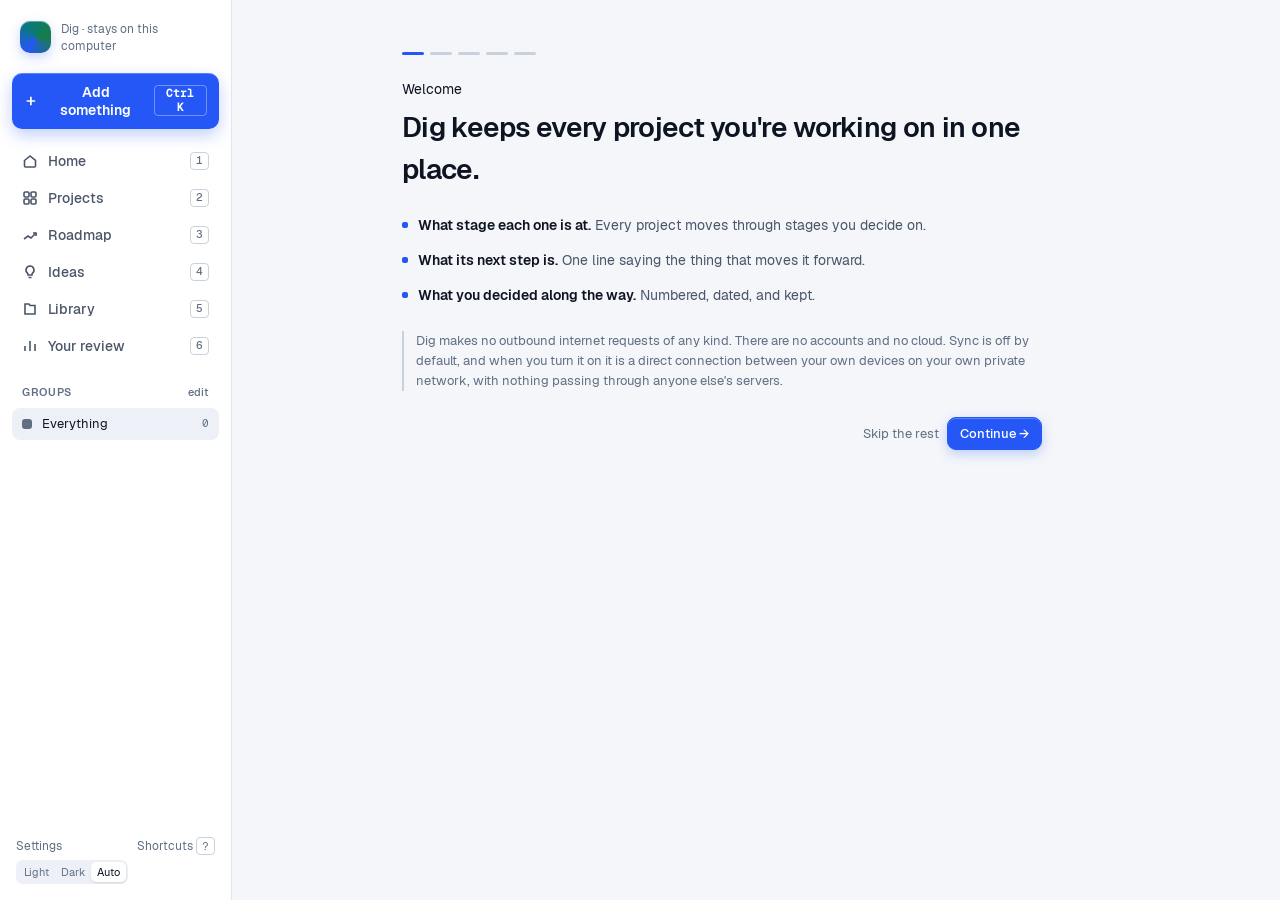
<file: dig/ui/index.html>
<!DOCTYPE html>
<html lang="en" data-theme="light">
<head>
<meta charset="UTF-8">
<meta name="viewport" content="width=device-width, initial-scale=1.0">
<title>Dig</title>
<link rel="stylesheet" href="app.css">
</head>
<body>
<div class="app" id="app"></div>
<script src="qwebchannel.js"></script>
<script src="app.js"></script>
</body>
</html>
</file>
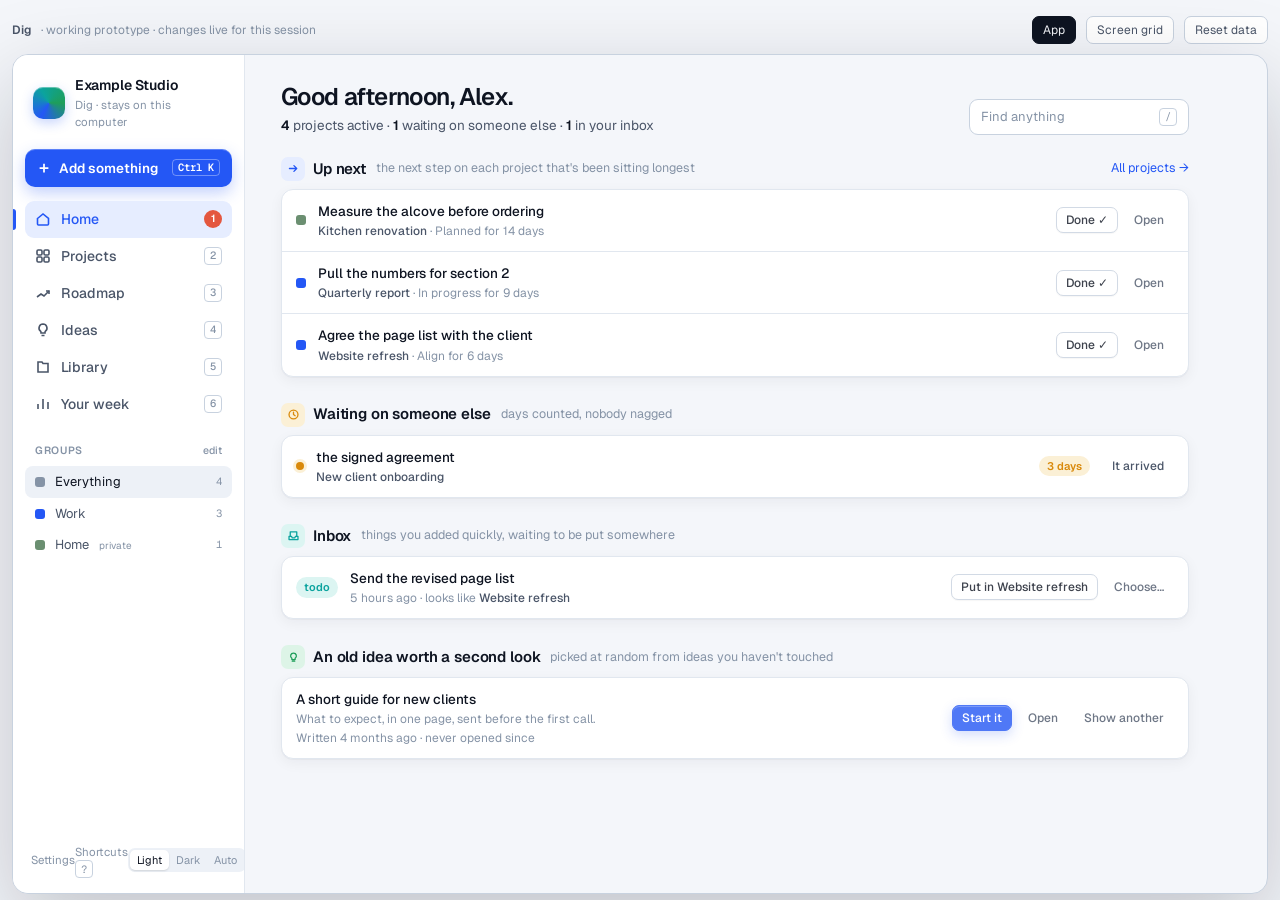
<file: docs/handoff-v2/design/dig-prototype.html>
<!DOCTYPE html>
<html lang="en" data-theme="light">
<head>
<meta charset="UTF-8">
<meta name="viewport" content="width=device-width, initial-scale=1.0">
<title>Dig</title>
<link rel="preconnect" href="https://fonts.googleapis.com">
<link rel="preconnect" href="https://fonts.gstatic.com" crossorigin>
<link href="https://fonts.googleapis.com/css2?family=Geist:wght@400;500;600;700&family=Geist+Mono:wght@400;500&display=swap" rel="stylesheet">
<style>
:root[data-theme="light"]{--bg:#F4F6FA;--panel:#FFFFFF;--panel-2:#EDF1F7;--line:#E1E7EF;--line-2:#C8D2DF;--ink:#0E1421;--ink-2:#4A5568;--ink-3:#8593A6;
 --blue:#2457F5;--blue-2:#1A45D6;--blue-soft:#E6EDFF;--teal:#0BA39E;--teal-soft:#DCF5F2;--green:#1E9E5A;--green-soft:#DDF4E7;--amber:#D9890B;--amber-soft:#FBF0D6;--coral:#E4573F;--coral-soft:#FCE6E1;--rose:#D14A7A;--rose-soft:#FBE3EC;--red:#D64545;
 --hi:rgba(255,255,255,.7);--shadow:0 1px 1px rgba(14,20,33,.03),0 4px 14px rgba(14,20,33,.05);--shadow-2:0 2px 4px rgba(14,20,33,.05),0 14px 34px rgba(14,20,33,.10);--shadow-lg:0 30px 90px rgba(14,20,33,.22);--glow:0 0 0 3px rgba(36,87,245,.16)}
:root[data-theme="dark"]{--bg:#0B0F16;--panel:#121823;--panel-2:#1A2231;--line:#202A3A;--line-2:#2E3B50;--ink:#E9EEF6;--ink-2:#9BA7BA;--ink-3:#5E6C82;
 --blue:#5B9AFF;--blue-2:#7DB0FF;--blue-soft:#15274E;--teal:#2FD6C9;--teal-soft:#0E302E;--green:#4ADE80;--green-soft:#12301E;--amber:#F2B43E;--amber-soft:#3B2D10;--coral:#FF7A62;--coral-soft:#3D1F18;--rose:#F472A6;--rose-soft:#3A1A29;--red:#F07171;
 --hi:rgba(255,255,255,.04);--shadow:0 1px 1px rgba(0,0,0,.4),0 4px 14px rgba(0,0,0,.35);--shadow-2:0 2px 4px rgba(0,0,0,.4),0 14px 34px rgba(0,0,0,.5);--shadow-lg:0 30px 90px rgba(0,0,0,.75);--glow:0 0 0 3px rgba(91,154,255,.22)}
:root{--sans:'Geist',system-ui,sans-serif;--mono:'Geist Mono',ui-monospace,monospace;--t:180ms cubic-bezier(.2,.7,.2,1);--spring:320ms cubic-bezier(.34,1.56,.64,1)}
*{margin:0;padding:0;box-sizing:border-box}html,body{height:100%}
body{background:var(--bg);color:var(--ink);font-family:var(--sans);font-size:14px;line-height:1.5;-webkit-font-smoothing:antialiased;padding:16px 12px;display:flex;justify-content:center;align-items:flex-start;transition:background .3s ease,color .3s ease}
a{color:inherit;text-decoration:none}button{font-family:inherit;cursor:pointer;color:inherit}input,select,textarea{font-family:inherit}
kbd{font-family:var(--mono);font-size:10.5px;color:var(--ink-3);border:1px solid var(--line-2);border-radius:4px;padding:1px 5px;background:var(--panel);line-height:1.3}
:focus-visible{outline:2px solid var(--blue);outline-offset:2px;border-radius:6px}

.proto{width:100%;max-width:1280px}
.proto-bar{display:flex;align-items:center;gap:10px;margin-bottom:10px;font-size:12px;color:var(--ink-3)}
.proto-bar b{color:var(--ink-2);font-weight:600}.proto-bar .sp{flex:1}
.proto-bar button{border:1px solid var(--line-2);background:var(--panel);border-radius:7px;padding:5px 10px;font-size:12px;color:var(--ink-2)}
.proto-bar button.on{background:var(--ink);color:var(--bg);border-color:var(--ink)}

.app{width:100%;height:840px;background:var(--bg);border:1px solid var(--line-2);border-radius:16px;box-shadow:var(--shadow-lg);overflow:hidden;position:relative;display:grid;grid-template-columns:232px 1fr;transition:background .3s ease}
.app.grid-mode{height:auto;display:block;background:transparent;border:none;box-shadow:none;overflow:visible}

/* ===== Sidebar ===== */
.side{background:var(--panel);border-right:1px solid var(--line);padding:16px 12px;display:flex;flex-direction:column;gap:2px;overflow-y:auto;transition:background .3s ease}
.who{display:flex;align-items:center;gap:10px;padding:4px 8px 16px}
.who .av{width:32px;height:32px;border-radius:10px;background:conic-gradient(from 210deg,var(--blue),var(--teal),var(--green),var(--blue));box-shadow:inset 0 1px 0 rgba(255,255,255,.35),0 4px 12px rgba(36,87,245,.25);position:relative}
.who .av::after{content:"";position:absolute;inset:3px;border-radius:7px;background:var(--panel);opacity:.0}
.who .n{font-weight:600;font-size:14px;letter-spacing:-.01em}.who .s{font-size:11.5px;color:var(--ink-3)}
.add-btn{display:flex;align-items:center;gap:8px;margin:0 0 12px;padding:10px 12px;border-radius:10px;background:var(--blue);color:#fff;font-weight:600;font-size:13.5px;border:none;width:100%;box-shadow:inset 0 1px 0 rgba(255,255,255,.25),0 6px 16px rgba(36,87,245,.28);transition:transform var(--t),background var(--t),box-shadow var(--t)}
.add-btn:hover{background:var(--blue-2);transform:translateY(-1px);box-shadow:inset 0 1px 0 rgba(255,255,255,.25),0 10px 22px rgba(36,87,245,.32)}
.add-btn:active{transform:scale(.98)}
.add-btn kbd{margin-left:auto;color:#fff;border-color:rgba(255,255,255,.35);background:transparent}
.nav{position:relative}
.nav a{display:flex;align-items:center;gap:10px;padding:8px 10px;border-radius:9px;color:var(--ink-2);font-weight:500;transition:background var(--t),color var(--t),transform var(--t);cursor:pointer;position:relative}
.nav a:hover{background:var(--panel-2);color:var(--ink)}.nav a:active{transform:scale(.99)}
.nav a.on{background:var(--blue-soft);color:var(--blue)}
.nav a.on::before{content:"";position:absolute;left:-12px;top:8px;bottom:8px;width:3px;border-radius:0 3px 3px 0;background:var(--blue);animation:grow .25s var(--spring)}
@keyframes grow{from{transform:scaleY(0)}to{transform:scaleY(1)}}
.nav a svg{width:16px;height:16px;flex-shrink:0;transition:transform var(--t)}.nav a:hover svg{transform:translateY(-1px)}
.nav a .k{margin-left:auto}.nav a.on .k{color:var(--blue);border-color:transparent;background:transparent}
.nav a .cnt{margin-left:auto;font-size:10.5px;font-weight:600;color:#fff;background:var(--coral);border-radius:999px;padding:1px 7px;animation:pop .3s var(--spring)}
.sec-h{font-size:10.5px;font-weight:600;letter-spacing:.06em;text-transform:uppercase;color:var(--ink-3);padding:18px 10px 6px;display:flex;justify-content:space-between}
.sec-h a{color:var(--ink-3);font-weight:500;text-transform:none;letter-spacing:0;cursor:pointer}.sec-h a:hover{color:var(--blue)}
.groups a{display:flex;align-items:center;gap:10px;padding:6px 10px;border-radius:8px;color:var(--ink-2);font-size:13px;cursor:pointer;transition:background var(--t)}
.groups a:hover,.groups a.on{background:var(--panel-2);color:var(--ink)}
.groups i{width:10px;height:10px;border-radius:3px;flex-shrink:0;box-shadow:0 0 0 2px color-mix(in srgb,currentColor 0%,transparent);transition:transform var(--t)}
.groups a:hover i{transform:scale(1.25)}
.groups .c{margin-left:auto;font-family:var(--mono);font-size:10.5px;color:var(--ink-3)}.groups .lk{font-size:10px;color:var(--ink-3)}
.side-foot{margin-top:auto;padding:10px 6px 0;display:flex;align-items:center;justify-content:space-between;font-size:11.5px;color:var(--ink-3)}
.side-foot a{cursor:pointer}.side-foot a:hover{color:var(--blue)}
.theme{display:flex;background:var(--panel-2);border-radius:7px;padding:2px;position:relative}
.theme button{border:none;background:transparent;color:var(--ink-3);font-size:11px;padding:3px 7px;border-radius:5px;transition:all var(--t)}
.theme button.on{background:var(--panel);color:var(--ink);box-shadow:0 1px 2px rgba(0,0,0,.12)}

/* ===== Main ===== */
.main{overflow-y:auto;position:relative;scroll-behavior:smooth}
.view{padding:28px 36px 80px;max-width:980px;animation:fade .28s var(--t)}
.view.wide{max-width:none}
@keyframes fade{from{opacity:0;transform:translateY(6px)}to{opacity:1;transform:none}}
.hd{display:flex;align-items:flex-end;gap:14px;margin-bottom:22px}
.hd h1{font-size:24px;font-weight:600;letter-spacing:-.025em;line-height:1.15}
.hd .sub{color:var(--ink-2);font-size:13.5px;margin-top:4px}.hd .sub b{color:var(--ink);font-weight:600}
.hd .r{margin-left:auto;display:flex;gap:8px;align-items:center}
.btn{border:1px solid var(--line-2);background:var(--panel);color:var(--ink);border-radius:9px;padding:7px 12px;font-size:13px;font-weight:500;display:inline-flex;align-items:center;gap:8px;box-shadow:inset 0 1px 0 var(--hi),0 1px 1px rgba(14,20,33,.04);transition:border-color var(--t),transform var(--t),background var(--t),box-shadow var(--t);white-space:nowrap}
.btn:hover{border-color:var(--ink-3);transform:translateY(-1px);box-shadow:inset 0 1px 0 var(--hi),0 4px 10px rgba(14,20,33,.08)}
.btn:active{transform:scale(.97)}
.btn.p{background:var(--blue);border-color:var(--blue);color:#fff;box-shadow:inset 0 1px 0 rgba(255,255,255,.25),0 4px 12px rgba(36,87,245,.25)}.btn.p:hover{background:var(--blue-2)}
.btn.sm{padding:4px 9px;font-size:12px;border-radius:7px}.btn.danger{color:var(--red)}.btn.ghost{border-color:transparent;box-shadow:none;background:transparent;color:var(--ink-2)}
.btn.ghost:hover{background:var(--panel-2);box-shadow:none}
.btn:disabled{opacity:.5;cursor:default;transform:none}
.search{display:flex;align-items:center;gap:8px;border:1px solid var(--line-2);background:var(--panel);border-radius:9px;padding:7px 11px;color:var(--ink-3);font-size:13px;width:220px;cursor:text;box-shadow:inset 0 1px 0 var(--hi);transition:border-color var(--t)}
.search:hover{border-color:var(--ink-3)}.search kbd{margin-left:auto}
.box{background:var(--panel);border:1px solid var(--line);border-radius:12px;box-shadow:inset 0 1px 0 var(--hi),var(--shadow);overflow:hidden}
.sec{margin-bottom:26px}
.sec-t{display:flex;align-items:center;gap:10px;margin-bottom:8px}
.sec-t h2{font-size:15px;font-weight:600;letter-spacing:-.01em;display:flex;align-items:center;gap:8px}
.sec-t .ic{width:24px;height:24px;border-radius:7px;display:inline-flex;align-items:center;justify-content:center}
.sec-t .ic svg{width:13px;height:13px}
.sec-t .help{font-size:12.5px;color:var(--ink-3);font-weight:400}
.sec-t .rt{margin-left:auto;font-size:12.5px;color:var(--blue);cursor:pointer}
.row{display:flex;align-items:center;gap:12px;padding:11px 14px;border-bottom:1px solid var(--line);font-size:13.5px;animation:rowin .3s var(--t) both;transition:background var(--t),opacity var(--t),transform var(--t)}
.row:nth-child(1){animation-delay:.02s}.row:nth-child(2){animation-delay:.05s}.row:nth-child(3){animation-delay:.08s}.row:nth-child(4){animation-delay:.11s}.row:nth-child(5){animation-delay:.14s}
@keyframes rowin{from{opacity:0;transform:translateY(4px)}to{opacity:1;transform:none}}
.row:last-child{border-bottom:none}.row.click{cursor:pointer}.row.click:hover{background:var(--panel-2)}
.row.leave{opacity:0;transform:translateX(24px);height:0;padding:0;overflow:hidden}
.row .grow{flex:1;min-width:0}
.row .t{font-weight:500}.row .m{font-size:12px;color:var(--ink-3);margin-top:1px}.row .m b{color:var(--ink-2);font-weight:500}
.row .acts{display:flex;gap:6px;opacity:.8;transition:opacity var(--t)}.row:hover .acts{opacity:1}
.dotc{width:10px;height:10px;border-radius:3px;flex-shrink:0}
.badge{display:inline-flex;align-items:center;gap:5px;font-size:11px;font-weight:600;padding:2px 8px;border-radius:999px;white-space:nowrap}
.badge.w{background:var(--amber-soft);color:var(--amber)}.badge.s{background:var(--green-soft);color:var(--green)}.badge.g{background:var(--panel-2);color:var(--ink-2)}.badge.b{background:var(--coral-soft);color:var(--coral)}.badge.i{background:var(--teal-soft);color:var(--teal)}.badge.pk{background:var(--panel-2);color:var(--ink-3)}
.badge.t-app{background:var(--blue-soft);color:var(--blue)}.badge.t-hw{background:var(--amber-soft);color:var(--amber)}.badge.t-eng{background:var(--rose-soft);color:var(--rose)}.badge.t-task{background:var(--panel-2);color:var(--ink-2)}.badge.t-x{background:var(--teal-soft);color:var(--teal)}
.empty{padding:26px 16px;text-align:center;color:var(--ink-3);font-size:13px}
.empty b{display:block;color:var(--ink-2);font-weight:600;margin-bottom:3px}
.empty .gl{width:36px;height:36px;border-radius:10px;margin:0 auto 10px;display:flex;align-items:center;justify-content:center}
.empty .gl svg{width:18px;height:18px}
.hint-line{font-size:12.5px;color:var(--ink-3);margin-top:8px}

/* Stage bar */
.sbar{display:flex;gap:3px;align-items:center}
.sbar i{flex:1;height:6px;border-radius:3px;background:var(--panel-2);transform-origin:left;animation:barin .5s var(--t) both}
.sbar i:nth-child(2){animation-delay:.04s}.sbar i:nth-child(3){animation-delay:.08s}.sbar i:nth-child(4){animation-delay:.12s}.sbar i:nth-child(5){animation-delay:.16s}.sbar i:nth-child(6){animation-delay:.2s}.sbar i:nth-child(7){animation-delay:.24s}
@keyframes barin{from{transform:scaleX(.2);opacity:.4}to{transform:scaleX(1);opacity:1}}
.sbar i.d{background:var(--gc);opacity:.45}.sbar i.c{background:var(--gc);box-shadow:0 0 0 2px color-mix(in srgb,var(--gc) 22%,transparent)}
.stage-line{font-size:12px;color:var(--ink-2);margin-top:7px;display:flex;justify-content:space-between;gap:8px}.stage-line b{color:var(--ink);font-weight:600}

/* Project cards */
.cards{display:grid;grid-template-columns:repeat(auto-fill,minmax(270px,1fr));gap:10px}
.pc{background:var(--panel);border:1px solid var(--line);border-radius:12px;padding:14px 16px;box-shadow:inset 0 1px 0 var(--hi),var(--shadow);cursor:pointer;transition:transform var(--t),box-shadow var(--t),border-color var(--t);display:flex;flex-direction:column;gap:10px;position:relative;animation:rowin .3s var(--t) both}
.pc::before{content:"";position:absolute;left:0;top:14px;bottom:14px;width:3px;border-radius:0 3px 3px 0;background:var(--gc);opacity:0;transition:opacity var(--t)}
.pc:hover{border-color:var(--line-2);transform:translateY(-2px);box-shadow:inset 0 1px 0 var(--hi),var(--shadow-2)}.pc:hover::before{opacity:1}
.pc .top{display:flex;justify-content:space-between;align-items:flex-start;gap:8px}
.pc .t{font-weight:600;font-size:15px;letter-spacing:-.012em;line-height:1.2}
.pc .nx{font-size:13px;color:var(--ink-2);border-top:1px solid var(--line);padding-top:9px}
.pc .nx span{font-size:11px;font-weight:600;letter-spacing:.05em;text-transform:uppercase;color:var(--ink-3);display:block;margin-bottom:1px}.pc .nx span.w{color:var(--amber)}
.pc .qa{display:flex;gap:6px;opacity:0;max-height:0;overflow:hidden;transition:all var(--t);transform:translateY(4px)}
.pc:hover .qa{opacity:1;max-height:40px;transform:none}
.pc.quiet{opacity:.65}.pc.parked{opacity:.55;border-style:dashed}
.grp{margin-bottom:22px}
.grp-h{display:flex;align-items:center;gap:10px;margin-bottom:9px}
.grp-h .n{font-weight:600;font-size:15px;display:flex;align-items:center;gap:8px}
.grp-h .c{font-size:12px;color:var(--ink-3)}.grp-h .lk{font-size:11px;color:var(--ink-3);border:1px solid var(--line-2);border-radius:999px;padding:1px 7px}
.grp-h .add{margin-left:auto;font-size:12.5px;color:var(--ink-3);cursor:pointer}.grp-h .add:hover{color:var(--blue)}
.chips{display:flex;gap:6px;flex-wrap:wrap;margin-bottom:16px;align-items:center}
.chip{font-size:12.5px;padding:5px 11px;border-radius:999px;border:1px solid var(--line-2);color:var(--ink-2);cursor:pointer;display:flex;align-items:center;gap:6px;background:var(--panel);transition:all var(--t);user-select:none}
.chip:hover{border-color:var(--ink-3);transform:translateY(-1px)}.chip:active{transform:scale(.97)}.chip.on{background:var(--ink);color:var(--bg);border-color:var(--ink)}
.chip i{width:8px;height:8px;border-radius:2px}
.chips .sp{flex:1}.chips select{font-size:12.5px;color:var(--ink-2);background:var(--panel);border:1px solid var(--line-2);border-radius:999px;padding:5px 10px}

/* ===== Roadmap ===== */
.rm-sum{display:grid;grid-template-columns:repeat(4,1fr);gap:10px;margin-bottom:18px}
.rm-k{background:var(--panel);border:1px solid var(--line);border-radius:12px;padding:12px 14px;box-shadow:inset 0 1px 0 var(--hi),var(--shadow);display:flex;align-items:center;gap:12px;transition:transform var(--t)}
.rm-k:hover{transform:translateY(-1px)}
.rm-k .n{font-size:24px;font-weight:600;letter-spacing:-.03em;font-variant-numeric:tabular-nums}
.rm-k .l{font-size:12px;color:var(--ink-3)}.rm-k .l b{display:block;color:var(--ink-2);font-weight:600;font-size:13px}
.rm-k .sw{width:6px;height:36px;border-radius:3px}
.horizons{display:grid;grid-template-columns:repeat(4,1fr);gap:12px;align-items:start}
.hz{background:var(--panel-2);border-radius:14px;padding:10px;min-height:200px}
.hz-h{display:flex;align-items:center;gap:8px;padding:4px 6px 10px}
.hz-h .n{font-weight:600;font-size:14px}.hz-h .c{font-family:var(--mono);font-size:11px;color:var(--ink-3)}
.hz-h .d{font-size:11.5px;color:var(--ink-3);margin-left:auto}
.hz-h i{width:8px;height:8px;border-radius:50%}
.rc{background:var(--panel);border:1px solid var(--line);border-radius:10px;padding:10px 12px;margin-bottom:8px;box-shadow:inset 0 1px 0 var(--hi),var(--shadow);cursor:pointer;transition:transform var(--t),box-shadow var(--t);animation:rowin .3s var(--t) both;position:relative}
.rc:hover{transform:translateY(-2px);box-shadow:inset 0 1px 0 var(--hi),var(--shadow-2)}
.rc .t{font-weight:600;font-size:13.5px;display:flex;align-items:center;gap:8px}
.rc .m{font-size:12px;color:var(--ink-3);margin-top:3px}
.rc .mv{display:flex;gap:4px;margin-top:8px;opacity:0;transition:opacity var(--t)}.rc:hover .mv{opacity:1}
.rc .mv button{border:1px solid var(--line-2);background:var(--panel);border-radius:6px;padding:2px 7px;font-size:11px;color:var(--ink-2)}
.rc .mv button:hover{border-color:var(--blue);color:var(--blue)}
.rc .sb2{margin-top:8px}.rc .sb2 .sbar i{height:4px}
.hz .empty{padding:16px 8px;font-size:12px}
.grp-lbl{font-size:10.5px;font-weight:600;letter-spacing:.06em;text-transform:uppercase;color:var(--ink-3);padding:6px 6px 4px;display:flex;align-items:center;gap:6px}
.grp-lbl i{width:8px;height:8px;border-radius:2px}

/* Project timeline (per-project roadmap) */
.tl{position:relative;padding-left:4px}
.tl-s{display:grid;grid-template-columns:28px 1fr;gap:14px;padding-bottom:18px;position:relative}
.tl-s::before{content:"";position:absolute;left:13px;top:28px;bottom:0;width:2px;background:var(--line)}
.tl-s:last-child::before{display:none}
.tl-s .nd{width:28px;height:28px;border-radius:50%;border:2px solid var(--line-2);background:var(--panel);display:flex;align-items:center;justify-content:center;font-family:var(--mono);font-size:10px;color:var(--ink-3);z-index:1;transition:transform var(--spring)}
.tl-s.done .nd{background:var(--gc);border-color:var(--gc);color:#fff}
.tl-s.cur .nd{border-color:var(--gc);color:var(--gc);font-weight:600;box-shadow:0 0 0 5px color-mix(in srgb,var(--gc) 16%,transparent);animation:pulse 2.4s ease-in-out infinite}
@keyframes pulse{0%,100%{box-shadow:0 0 0 5px color-mix(in srgb,var(--gc) 16%,transparent)}50%{box-shadow:0 0 0 9px color-mix(in srgb,var(--gc) 8%,transparent)}}
.tl-s .h{display:flex;align-items:baseline;gap:10px;padding-top:4px}
.tl-s .h b{font-size:14.5px;font-weight:600}.tl-s .h span{font-size:12px;color:var(--ink-3)}
.tl-s.done .h b{color:var(--ink-2)}.tl-s.future .h b{color:var(--ink-3)}
.tl-s .bd{margin-top:6px;font-size:13px;color:var(--ink-2)}
.tl-s .bd .it{display:flex;gap:8px;align-items:center;padding:3px 0;color:var(--ink-2)}
.tl-s .bd .it.ok{color:var(--ink-3)}.tl-s .bd .it .ck{width:12px;height:12px;border-radius:4px;border:1.5px solid var(--line-2);flex-shrink:0}
.tl-s .bd .it.ok .ck{background:var(--gc);border-color:var(--gc)}
.tl-s .bd .rel{display:inline-flex;align-items:center;gap:6px;background:var(--green-soft);color:var(--green);border-radius:999px;padding:2px 9px;font-size:11.5px;font-weight:600;margin:4px 6px 0 0}

/* Project page */
.crumb{font-size:12.5px;color:var(--ink-3);margin-bottom:12px}.crumb a{cursor:pointer}.crumb a:hover{color:var(--blue)}
.ph{display:flex;align-items:center;gap:14px;margin-bottom:18px}
.ph .sq{width:44px;height:44px;border-radius:13px;background:var(--gc);box-shadow:inset 0 1px 0 rgba(255,255,255,.3),0 6px 16px color-mix(in srgb,var(--gc) 35%,transparent);display:flex;align-items:center;justify-content:center;color:#fff;font-weight:700;font-size:16px;letter-spacing:-.02em}
.ph h1{font-size:24px;font-weight:600;letter-spacing:-.025em}
.ph .m{color:var(--ink-3);font-size:12.5px;margin-top:3px;display:flex;gap:8px;flex-wrap:wrap;align-items:center}
.ph .m a{color:var(--blue);cursor:pointer}.ph .r{margin-left:auto;display:flex;gap:8px}
.stages{display:flex;gap:6px;margin-bottom:6px}
.st{flex:1;padding:9px 10px;border-radius:9px;border:1px solid var(--line);background:var(--panel);font-size:12.5px;color:var(--ink-3);display:flex;flex-direction:column;gap:2px;cursor:pointer;transition:all var(--t)}
.st:hover{transform:translateY(-1px)}
.st b{font-weight:600;color:var(--ink-2)}.st small{font-size:11px}
.st.done{background:color-mix(in srgb,var(--gc) 10%,var(--panel));border-color:color-mix(in srgb,var(--gc) 35%,var(--line))}.st.done b{color:var(--gc)}
.st.cur{background:var(--gc);border-color:var(--gc);color:rgba(255,255,255,.85);box-shadow:inset 0 1px 0 rgba(255,255,255,.3),0 8px 22px color-mix(in srgb,var(--gc) 35%,transparent)}.st.cur b{color:#fff}
.two{display:grid;grid-template-columns:1fr 300px;gap:22px;margin-top:22px}
.rail>*+*{margin-top:20px}
.check{display:flex;align-items:center;gap:10px;padding:10px 14px;border-bottom:1px solid var(--line);font-size:13.5px;cursor:pointer;transition:background var(--t)}
.check:last-child{border-bottom:none}.check:hover{background:var(--panel-2)}
.bx{width:17px;height:17px;border-radius:5px;border:1.5px solid var(--line-2);flex-shrink:0;position:relative;transition:all var(--t)}
.check:hover .bx{border-color:var(--gc)}
.check.ok .bx{background:var(--gc);border-color:var(--gc);animation:tick .35s var(--spring)}
@keyframes tick{0%{transform:scale(.8)}60%{transform:scale(1.15)}100%{transform:scale(1)}}
.check.ok .bx::after{content:"";position:absolute;left:5px;top:2px;width:4px;height:8px;border:2px solid #fff;border-top:none;border-left:none;transform:rotate(45deg)}
.check.ok .t{color:var(--ink-3);text-decoration:line-through;text-decoration-color:var(--line-2)}.check .t{flex:1;transition:color var(--t)}
.check .tg{font-size:11px;font-weight:600;color:var(--ink-3);padding:1px 7px;border-radius:999px;background:var(--panel-2)}
.check .tg.bug{color:var(--coral);background:var(--coral-soft)}.check .tg.exp{color:var(--teal);background:var(--teal-soft)}
.check .x{color:var(--ink-3);font-size:12px;opacity:0;padding:0 2px;transition:opacity var(--t)}.check:hover .x{opacity:1}.check .x:hover{color:var(--red)}
.check.add{color:var(--ink-3)}.check.add .bx{border-style:dashed}.check.add input{flex:1;border:none;background:transparent;outline:none;font-size:13.5px;color:var(--ink)}
.notes-ed{padding:12px 14px;font-size:13.5px;color:var(--ink-2);line-height:1.55;min-height:64px;outline:none;white-space:pre-wrap;transition:box-shadow var(--t)}
.notes-ed:focus{color:var(--ink);box-shadow:var(--glow);border-radius:12px}
.dec{padding:9px 14px;border-bottom:1px solid var(--line);font-size:13px;display:flex;gap:8px;align-items:baseline;animation:rowin .3s var(--t) both}
.dec:last-child{border-bottom:none}.dec b{font-family:var(--mono);font-size:10.5px;color:var(--blue);font-weight:500;white-space:nowrap;background:var(--blue-soft);padding:1px 5px;border-radius:4px}
.dec.sup{color:var(--ink-3)}.dec.sup span{text-decoration:line-through}.dec .sd{font-size:11px;color:var(--ink-3);margin-left:auto;white-space:nowrap}
.file{display:flex;gap:10px;align-items:center;padding:9px 14px;border-bottom:1px solid var(--line);font-size:13px;transition:background var(--t)}
.file:hover{background:var(--panel-2)}.file:last-child{border-bottom:none}
.file .ic{font-family:var(--mono);font-size:9.5px;border-radius:5px;padding:4px 6px;min-width:36px;text-align:center;font-weight:500}
.file .ic.PDF{color:var(--coral);background:var(--coral-soft)}.file .ic.PNG,.file .ic.SVG{color:var(--teal);background:var(--teal-soft)}.file .ic.MD,.file .ic.HTML{color:var(--blue);background:var(--blue-soft)}.file .ic.ZIP{color:var(--amber);background:var(--amber-soft)}
.file .m{font-size:11.5px;color:var(--ink-3)}
.nextin{padding:10px 14px;display:flex;gap:10px;align-items:center}
.nextin input{flex:1;border:none;background:transparent;font-size:14px;color:var(--ink);outline:none}
.waitbar{padding:10px 14px;margin-bottom:14px;display:flex;gap:10px;align-items:center;border-color:var(--amber);background:color-mix(in srgb,var(--amber-soft) 50%,var(--panel))}
.waitdot{width:8px;height:8px;border-radius:50%;background:var(--amber);flex-shrink:0;box-shadow:0 0 0 3px var(--amber-soft);animation:pulse2 2s ease-in-out infinite}
@keyframes pulse2{0%,100%{box-shadow:0 0 0 3px var(--amber-soft)}50%{box-shadow:0 0 0 6px color-mix(in srgb,var(--amber) 12%,transparent)}}
.people{display:flex;flex-wrap:wrap;gap:6px;padding:10px 14px}
.pp{display:inline-flex;align-items:center;gap:7px;border:1px solid var(--line);border-radius:999px;padding:3px 10px 3px 4px;font-size:12.5px;background:var(--panel)}
.pp .av{width:20px;height:20px;border-radius:50%;background:var(--blue-soft);color:var(--blue);font-size:10px;font-weight:600;display:flex;align-items:center;justify-content:center}
.pp small{color:var(--ink-3)}
.rel{display:flex;gap:10px;align-items:center;padding:9px 14px;border-bottom:1px solid var(--line);font-size:13px}
.rel:last-child{border-bottom:none}.rel .v{font-family:var(--mono);font-size:11.5px;color:var(--green);background:var(--green-soft);padding:2px 7px;border-radius:5px;font-weight:500}
.rel .m{font-size:11.5px;color:var(--ink-3);margin-left:auto;white-space:nowrap}
.tabs{display:flex;gap:2px;background:var(--panel-2);border-radius:9px;padding:3px;margin-top:22px;width:max-content}
.tabs button{border:none;background:transparent;color:var(--ink-2);font-size:12.5px;font-weight:500;padding:5px 12px;border-radius:7px;transition:all var(--t)}
.tabs button.on{background:var(--panel);color:var(--ink);box-shadow:0 1px 2px rgba(0,0,0,.1)}

/* Week */
.sheet{background:var(--panel);border:1px solid var(--line);border-radius:14px;box-shadow:inset 0 1px 0 var(--hi),var(--shadow-2);padding:28px 34px;max-width:820px}
.sheet .top{display:flex;justify-content:space-between;align-items:flex-start;margin-bottom:14px}
.sheet .top .o{font-size:18px;font-weight:600;letter-spacing:-.02em}.sheet .top .w{font-size:12.5px;color:var(--ink-3);margin-top:2px}
.kpis{display:grid;grid-template-columns:repeat(4,1fr);gap:10px;margin-bottom:12px}
.kpi{background:var(--panel-2);border-radius:10px;padding:10px 12px;border-left:3px solid var(--kc)}.kpi .l{font-size:11.5px;color:var(--ink-3)}
.kpi .v{font-size:22px;font-weight:600;letter-spacing:-.02em;margin-top:2px;color:var(--kc)}
.sheet h4{font-size:11px;font-weight:600;letter-spacing:.05em;text-transform:uppercase;color:var(--ink-3);margin:16px 0 6px}
.sheet li{list-style:none;padding:7px 0;border-bottom:1px solid var(--line);font-size:13.5px;display:flex;gap:10px;align-items:baseline}
.sheet li i{width:8px;height:8px;border-radius:2px;flex-shrink:0;position:relative;top:1px}
.sheet li .who{margin-left:auto;font-size:11.5px;color:var(--ink-3);white-space:nowrap}
.sheet .ft{margin-top:18px;display:flex;justify-content:space-between;font-size:11.5px;color:var(--ink-3)}
.sheet .none{color:var(--ink-3);font-size:13px;padding:6px 0}

/* Ideas / Library */
.grid3{display:grid;grid-template-columns:repeat(auto-fill,minmax(270px,1fr));gap:10px}
.ic2{background:var(--panel);border:1px solid var(--line);border-radius:12px;padding:14px 16px;box-shadow:inset 0 1px 0 var(--hi),var(--shadow);transition:transform var(--t),box-shadow var(--t);animation:rowin .3s var(--t) both;position:relative;overflow:hidden}
.ic2::after{content:"";position:absolute;right:-30px;top:-30px;width:80px;height:80px;border-radius:50%;background:var(--teal);opacity:.06}
.ic2:hover{transform:translateY(-2px);box-shadow:inset 0 1px 0 var(--hi),var(--shadow-2)}
.ic2 .t{font-weight:600;font-size:14.5px;line-height:1.25;letter-spacing:-.01em}.ic2 .d{font-size:13px;color:var(--ink-2);margin-top:4px}
.ic2 .m{font-size:12px;color:var(--ink-3);margin-top:10px;display:flex;justify-content:space-between;align-items:center;gap:6px}
.ic2 .m .bs{display:flex;gap:4px}
.lib .row{align-items:flex-start}
.lib .k{font-family:var(--mono);font-size:9.5px;border-radius:5px;padding:4px 0;text-align:center;width:38px;flex-shrink:0;margin-top:2px;font-weight:500}
.lib .k.link{color:var(--blue);background:var(--blue-soft)}.lib .k.note{color:var(--amber);background:var(--amber-soft)}.lib .k.file{color:var(--teal);background:var(--teal-soft)}
.lib .w{font-size:12px;color:var(--ink-3);white-space:nowrap;text-align:right}.lib .w a{display:block;color:var(--blue);cursor:pointer;font-size:11.5px}

/* Settings */
.set{max-width:800px}
.set h2{font-size:15px;font-weight:600;margin:24px 0 4px;letter-spacing:-.01em}.set h2:first-child{margin-top:0}
.set .hint{font-size:12.5px;color:var(--ink-3);margin-bottom:8px}
.srow{display:flex;align-items:center;gap:10px;padding:9px 14px;border-bottom:1px solid var(--line);font-size:13.5px}
.srow:last-child{border-bottom:none}
.srow input[type=text]{border:1px solid transparent;background:transparent;font-size:13.5px;color:var(--ink);padding:3px 6px;border-radius:6px;min-width:160px;transition:all var(--t)}
.srow input[type=text]:hover{border-color:var(--line-2)}.srow input[type=text]:focus{outline:none;border-color:var(--blue);background:var(--panel);box-shadow:var(--glow)}
.srow input[type=color]{width:26px;height:26px;border:none;background:none;padding:0;cursor:pointer;border-radius:6px}
.srow .sp{flex:1}
.srow .tog{font-size:12px;color:var(--ink-3);cursor:pointer;border:1px solid var(--line-2);border-radius:999px;padding:2px 9px;transition:all var(--t)}.srow .tog.on{color:var(--amber);border-color:var(--amber);background:var(--amber-soft)}
.srow .del{color:var(--ink-3);cursor:pointer;font-size:12px}.srow .del:hover{color:var(--red)}
.srow .act{color:var(--blue);cursor:pointer;font-size:13px;font-weight:500}
.stages-ed{display:flex;flex-wrap:wrap;gap:6px;padding:10px 14px}
.stg-chip{display:flex;align-items:center;gap:6px;border:1px solid var(--line-2);border-radius:8px;padding:4px 8px;font-size:12.5px;background:var(--panel);transition:all var(--t)}
.stg-chip:hover{border-color:var(--ink-3)}.stg-chip input{border:none;background:transparent;font-size:12.5px;color:var(--ink);width:92px;outline:none}
.stg-chip .x{color:var(--ink-3);cursor:pointer}.stg-chip .x:hover{color:var(--red)}.stg-chip.add{border-style:dashed;color:var(--ink-3);cursor:pointer}
.exp{padding:6px 14px 12px;font-size:13px}
.exp .stg-name{font-weight:600;margin:10px 0 4px;font-size:12.5px;color:var(--ink-2)}
.exp .e{display:flex;gap:8px;align-items:center;padding:3px 0;color:var(--ink-2)}
.exp .e .x{color:var(--ink-3);cursor:pointer;font-size:11px}.exp .e .x:hover{color:var(--red)}
.exp input{border:1px dashed var(--line-2);background:transparent;border-radius:6px;padding:4px 8px;font-size:12.5px;color:var(--ink);width:100%;outline:none;transition:all var(--t)}
.exp input:focus{border-style:solid;border-color:var(--blue);box-shadow:var(--glow)}

/* Setup */
.setup{max-width:640px;margin:24px auto 0}
.setup .eyebrow{font-size:11px;font-weight:600;letter-spacing:.06em;text-transform:uppercase;color:var(--blue)}
.setup h1{font-size:28px;font-weight:600;letter-spacing:-.025em;margin-top:6px}
.setup .lede{color:var(--ink-2);font-size:14.5px;margin:10px 0 24px;line-height:1.55}
.setup label{display:block;font-size:12px;font-weight:600;letter-spacing:.04em;text-transform:uppercase;color:var(--ink-3);margin:18px 0 8px}
.setup input[type=text]{width:100%;border:1px solid var(--line-2);background:var(--panel);border-radius:10px;padding:11px 13px;font-size:15px;color:var(--ink);outline:none;transition:all var(--t)}
.setup input[type=text]:focus{border-color:var(--blue);box-shadow:var(--glow)}
.pick{display:grid;grid-template-columns:1fr 1fr;gap:8px}
.pk{display:flex;gap:12px;align-items:flex-start;padding:12px 14px;border:1px solid var(--line);border-radius:12px;background:var(--panel);cursor:pointer;box-shadow:inset 0 1px 0 var(--hi),var(--shadow);transition:all var(--t)}
.pk:hover{transform:translateY(-1px);border-color:var(--line-2)}.pk.on{border-color:var(--blue);box-shadow:inset 0 1px 0 var(--hi),var(--glow)}
.pk .bx{margin-top:3px}.pk.on .bx{background:var(--blue);border-color:var(--blue);animation:tick .35s var(--spring)}
.pk.on .bx::after{content:"";position:absolute;left:5px;top:2px;width:4px;height:8px;border:2px solid #fff;border-top:none;border-left:none;transform:rotate(45deg)}
.pk .h{font-weight:600;font-size:14px}.pk .p{color:var(--ink-3);font-size:12.5px;margin-top:2px}
.setup-foot{display:flex;justify-content:space-between;align-items:center;margin-top:26px}.setup-foot .note{font-size:12.5px;color:var(--ink-3);max-width:44ch}

/* Overlays */
.overlay{position:absolute;inset:0;background:rgba(6,10,18,.38);display:none;align-items:flex-start;justify-content:center;padding-top:90px;z-index:30;animation:fadein .15s ease}
@keyframes fadein{from{opacity:0}to{opacity:1}}
.overlay.open{display:flex}
.dlg{width:min(600px,92%);background:var(--panel);border:1px solid var(--line-2);border-radius:14px;box-shadow:var(--shadow-lg);overflow:hidden;animation:pop .22s var(--spring)}
@keyframes pop{from{opacity:0;transform:translateY(-8px) scale(.98)}to{opacity:1;transform:none}}
.dlg .dh2{padding:14px 18px 0;display:flex;justify-content:space-between;align-items:center}
.dlg .dh2 h3{font-size:15px;font-weight:600}.dlg .dh2 .x{color:var(--ink-3);cursor:pointer;font-size:16px;transition:color var(--t)}.dlg .dh2 .x:hover{color:var(--ink)}
.dlg .body{padding:14px 18px 16px}
.dlg label{display:block;font-size:11px;font-weight:600;letter-spacing:.05em;text-transform:uppercase;color:var(--ink-3);margin:12px 0 5px}.dlg label:first-child{margin-top:0}
.dlg input[type=text],.dlg select,.dlg textarea{width:100%;border:1px solid var(--line-2);background:var(--bg);border-radius:8px;padding:9px 11px;font-size:13.5px;color:var(--ink);outline:none;transition:all var(--t)}
.dlg input[type=text]:focus,.dlg select:focus,.dlg textarea:focus{border-color:var(--blue);box-shadow:var(--glow)}
.dlg .row2{display:grid;grid-template-columns:1fr 1fr;gap:10px}
.dlg .foot{display:flex;justify-content:flex-end;gap:8px;padding:12px 18px;border-top:1px solid var(--line);background:var(--panel-2)}
.dlg .foot .l{margin-right:auto;font-size:12px;color:var(--ink-3);align-self:center}
.dlg .warn{background:var(--amber-soft);color:var(--amber);border-radius:8px;padding:10px 12px;font-size:13px;margin-top:12px}.dlg .warn ul{margin:4px 0 0 16px}
.dlg .ok{background:var(--green-soft);color:var(--green);border-radius:8px;padding:10px 12px;font-size:13px;margin-top:12px}
.dlg .helper{font-size:12.5px;color:var(--ink-3);margin-top:8px}
.cap-in{width:100%;border:none;outline:none;background:transparent;font-size:18px;color:var(--ink);padding:18px 18px 10px}.cap-in::placeholder{color:var(--ink-3)}
.types{display:flex;gap:6px;padding:0 18px 12px;flex-wrap:wrap}
.ty{font-size:12.5px;padding:5px 11px;border-radius:999px;border:1px solid var(--line-2);color:var(--ink-2);cursor:pointer;background:var(--panel);transition:all var(--t)}
.ty:hover{transform:translateY(-1px)}.ty.on{background:var(--blue);border-color:var(--blue);color:#fff;font-weight:600}.ty.auto{border-style:dashed}
.cap-row{display:flex;gap:8px;align-items:center;padding:10px 12px;border-top:1px solid var(--line);background:var(--panel-2);font-size:12.5px;color:var(--ink-2)}
.cap-row select{width:auto;font-size:12.5px;background:var(--panel);border:1px solid var(--line-2);border-radius:7px;padding:6px 8px;color:var(--ink)}
.cap-row .hint{margin-left:auto;font-size:11.5px;color:var(--ink-3);display:flex;gap:10px;align-items:center}
.pal-list{max-height:320px;overflow-y:auto;border-top:1px solid var(--line)}
.pal-it{display:flex;gap:10px;align-items:center;padding:9px 18px;cursor:pointer;font-size:13.5px;transition:background var(--t)}
.pal-it:hover,.pal-it.hl{background:var(--panel-2)}.pal-it .k{font-size:11px;color:var(--ink-3);width:60px}.pal-it .m{color:var(--ink-3);font-size:12px;margin-left:auto}
.share-prev{background:var(--bg);border:1px solid var(--line);border-radius:10px;padding:18px 20px;font-size:13px}
.share-prev .h{font-size:16px;font-weight:600;letter-spacing:-.02em}.share-prev .s{color:var(--ink-2);margin-top:4px}
.share-prev .row3{display:grid;grid-template-columns:repeat(3,1fr);gap:8px;margin:12px 0}
.share-prev .row3 div{background:var(--panel);border-radius:8px;padding:8px 10px}.share-prev .row3 b{display:block;font-size:16px}.share-prev .row3 small{color:var(--ink-3)}
.keys{display:grid;grid-template-columns:1fr 1fr;gap:6px 20px;font-size:13px}
.keys div{display:flex;justify-content:space-between;padding:6px 0;border-bottom:1px solid var(--line)}
.toasts{position:absolute;right:18px;bottom:18px;display:flex;flex-direction:column;gap:8px;z-index:40}
.toast{background:var(--ink);color:var(--bg);border-radius:10px;padding:10px 14px;font-size:13px;box-shadow:var(--shadow-2);animation:toastin .3s var(--spring);display:flex;gap:10px;align-items:center}
@keyframes toastin{from{opacity:0;transform:translateY(12px) scale(.96)}to{opacity:1;transform:none}}
.toast b{font-weight:600}.toast .u{color:var(--blue-2);cursor:pointer;font-weight:500}

/* Grid mode */
.grid-wrap{display:grid;grid-template-columns:repeat(2,1fr);gap:28px}
.gcell .gl{font-size:12px;color:var(--ink-3);margin-bottom:8px;display:flex;justify-content:space-between}.gcell .gl b{color:var(--ink-2);font-weight:600}
.gframe{width:100%;aspect-ratio:1280/840;border:1px solid var(--line-2);border-radius:12px;overflow:hidden;box-shadow:var(--shadow-2);background:var(--bg);position:relative}
.gframe>.app-inner{width:1280px;height:840px;transform-origin:top left;position:absolute;left:0;top:0;display:grid;grid-template-columns:232px 1fr;background:var(--bg)}
.gframe .side,.gframe .main{pointer-events:none}
@media (prefers-reduced-motion: reduce){*{transition:none!important;animation:none!important}}
</style>
</head>
<body>
<div class="proto">
  <div class="proto-bar"><b>Dig</b><span>· working prototype · changes live for this session</span><span class="sp"></span><button id="pm-app" class="on" onclick="setMode('app')">App</button><button id="pm-grid" onclick="setMode('grid')">Screen grid</button><button onclick="resetAll()">Reset data</button></div>
  <div class="app" id="app"></div>
</div>

<script>
/* ======================= DATA ======================= */
var DAY=86400000, NOW=new Date('2026-09-04T14:00:00');
function d(daysAgo){return new Date(NOW-daysAgo*DAY)}
var S=null;
function seed(){
  S={org:'Example Studio',you:'Alex',theme:'light',mode:'app',view:'home',projectId:null,ptab:'work',filterGroup:'all',sort:'activity',ideaSort:'oldest',libFilter:'all',publicOnly:true,resurfId:null,capType:'auto',capProject:'',toasts:[],setupWork:{apps:false,clients:true,content:false,personal:true,programs:false},
    groups:[{id:'work',name:'Work',color:'#2457F5',priv:false},{id:'home',name:'Home',color:'#6B8F71',priv:true}],
    types:[
      {id:'eng',name:'Client work',stages:['Anchor','Align','Advance','Close'],check:{Anchor:['Intake complete'],Align:['Plan agreed with client'],Advance:['Deliverables handed over'],Close:['Closing note sent']}},
      {id:'task',name:'Task',stages:['Planned','In progress','Done'],check:{}}],
    projects:[
      P('wr','Website refresh','work','eng',1,6,'now','Agree the page list with the client',[C('Intake complete',1),C('Plan agreed with client',0),C('Old gallery page still 404s',0,'bug')],[D(1,'Keep the existing content structure. Rewriting it would double the timeline for no measurable gain.',5)],[F('PDF','Content plan','v1')],['example.com'],'Lead with the speed improvement. That is the part they asked for.',null,1,[R('1.0',20,'Staging site handed over')],[{n:'Client',r:'approver'}],[H('Anchor',24,6)]),
      P('nco','New client onboarding','work','eng',0,3,'next','',[C('Intake complete',0)],[],[],[],'',{what:'the signed agreement',since:3},3,[],[],[]),
      P('qr','Quarterly report','work','task',1,9,'now','Pull the numbers for section 2',[C('Collect the figures',1),C('Write the summary',0)],[D(2,'Report in the same format as last quarter so the numbers stay comparable.',2)],[],[],'',null,2,[],[],[H('Planned',30,9)]),
      P('kr','Kitchen renovation','home','task',0,14,'later','Measure the alcove before ordering',[C('Measure the alcove',0),C('Get three quotes',0)],[],[],[],'Nothing gets ordered before the measurements are checked twice.',null,14,[],[],[])],
    ideas:[I('e1','A better way to file receipts','One folder, one naming rule, done at the end of each month.',3,null,''),I('e2','Weekly walking route map','Somewhere new every week, within an hour of home.',30,null,'home'),I('e3','Recipe box that actually gets used','Only the ones already cooked twice.',75,40,'home'),I('e4','A short guide for new clients','What to expect, in one page, sent before the first call.',120,null,'work')],
    inbox:[{id:'e5',text:'Send the revised page list',type:'todo',at:d(0.2),guess:'wr'}],
    library:[Lb('e6','link','Accessibility checklist','example.org · the short version worth actually following','work'),Lb('e7','note','The sentence that explains the work','"Fewer pages, faster, and easier to update." Use it in every proposal.','work'),Lb('e8','file','Measurement notes','Photos and dimensions','home')],
    activity:[A('work','wr','Website refresh: D-0001 recorded',5,'decision'),A('work','wr','Website refresh moved to Align',6,'move'),A('work','qr','Quarterly report: D-0002 recorded',2,'decision'),A('work','wr','Website refresh 1.0 released',20,'ship')]};
  pickResurf();
}
function P(id,name,g,t,stage,days,when,next,items,decs,files,links,notes,wait,act,rels,people,hist,quiet,origin,parked){return{id:id,name:name,group:g,type:t,stage:stage,enteredAt:d(days),when:when,next:next,items:items,decisions:decs,files:files,links:links,notes:notes,pub:!G0(g),wait:wait?{what:wait.what,since:d(wait.since)}:null,lastAct:d(act),releases:rels||[],people:people||[],hist:hist||[],quiet:!!quiet,origin:origin||null,parked:!!parked,waitHist:[]}}
function G0(g){return {work:false,home:true}[g]}
function C(t,done,tag){return{id:uid(),text:t,done:!!done,tag:tag||''}}
function D(no,text,daysAgo,sup,superseded){return{no:no,text:text,at:d(daysAgo),supersedes:sup||null,superseded:!!superseded}}
function F(t,n,m){return{type:t,name:n,meta:m}}
function R(v,daysAgo,note){return{v:v,at:d(daysAgo),note:note}}
function H(stage,from,to){return{stage:stage,from:d(from),to:d(to)}}
function I(id,t,desc,daysAgo,openedAgo,g){return{id:id,text:t,desc:desc,at:d(daysAgo),opened:openedAgo==null?null:d(openedAgo),group:g}}
function Lb(id,k,t,m,g){return{id:id,kind:k,title:t,meta:m,group:g}}
function A(g,pid,text,daysAgo,kind){return{group:g,pid:pid,text:text,at:d(daysAgo),kind:kind}}
var _u=100;function uid(){return 'x'+(_u++)}

/* ======================= HELPERS ======================= */
function G(id){return S.groups.find(function(g){return g.id===id})||{name:'No group',color:'#999',priv:false}}
function T(id){return S.types.find(function(t){return t.id===id})}
function Pr(id){return S.projects.find(function(p){return p.id===id})}
function esc(s){return String(s==null?'':s).replace(/[&<>"]/g,function(c){return{'&':'&amp;','<':'&lt;','>':'&gt;','"':'&quot;'}[c]})}
function ago(dt){var ms=NOW-dt;var h=ms/3600000;if(h<1)return Math.max(1,Math.round(ms/60000))+' min';if(h<24)return Math.round(h)+' hours';var dd=Math.round(h/24);if(dd===1)return '1 day';if(dd<14)return dd+' days';if(dd<60)return Math.round(dd/7)+' weeks';return Math.round(dd/30)+' months'}
function days(dt){return Math.max(0,Math.round((NOW-dt)/DAY))}
function fmt(dt){return dt.toLocaleDateString('en-US',{month:'short',day:'numeric'})}
function stageName(p){return T(p.type).stages[p.stage]}
function nextStage(p){return T(p.type).stages[p.stage+1]||null}
function isLast(p){return p.stage>=T(p.type).stages.length-1}
function unmet(p){var t=T(p.type),st=stageName(p),ex=t.check[st]||[];return ex.filter(function(e){var it=p.items.find(function(x){return x.text===e});return !(it&&it.done)})}
function nextDecNo(){var m=0;S.projects.forEach(function(p){p.decisions.forEach(function(x){if(x.no>m)m=x.no})});return m+1}
function dno(n){return 'D-'+String(n).padStart(4,'0')}
function toast(msg,undo){var id=uid();S.toasts.push({id:id,msg:msg,undo:undo});renderToasts();setTimeout(function(){S.toasts=S.toasts.filter(function(t){return t.id!==id});renderToasts()},3400)}
function log(p,text,kind){S.activity.unshift({group:p.group,pid:p.id,text:text,at:NOW,kind:kind});p.lastAct=NOW}
function pickResurf(){var pool=S.ideas.slice().sort(function(a,b){return b.at-a.at}).slice(3).filter(function(x){return x.id!==S.resurfId});if(!pool.length){S.resurfId=null;return}S.resurfId=pool[Math.floor(Math.random()*pool.length)].id}
function sbar(p){var t=T(p.type);return '<div class="sbar">'+t.stages.map(function(s,i){return '<i class="'+(i<p.stage?'d':(i===p.stage?'c':''))+'"></i>'}).join('')+'</div>'}
function tbadge(p){var t=T(p.type);var cls={app:'t-app',hw:'t-hw',eng:'t-eng',task:'t-task'}[t.id]||'t-x';return '<span class="badge '+cls+'">'+esc(t.name)+'</span>'}
function ini(s){return s.split(' ').map(function(w){return w[0]}).join('').slice(0,2).toUpperCase()}
function secIcon(kind){var m={next:['var(--blue-soft)','var(--blue)','<path d="M3 8h9M8.5 4.5L12 8l-3.5 3.5"/>'],wait:['var(--amber-soft)','var(--amber)','<circle cx="8" cy="8" r="5.5"/><path d="M8 5v3l2 1.5"/>'],inbox:['var(--teal-soft)','var(--teal)','<path d="M2.5 9h3l1 2h3l1-2h3V13h-11z"/><path d="M4 9V3.5h8V9"/>'],idea:['var(--green-soft)','var(--green)','<path d="M8 2.5a3.5 3.5 0 0 0-2 6.4v1.6h4V8.9a3.5 3.5 0 0 0-2-6.4zM6.5 12.5h3"/>'],rm:['var(--rose-soft)','var(--rose)','<path d="M2.5 12.5l3-6 3 3 2-4 3 5"/>'],dec:['var(--blue-soft)','var(--blue)','<path d="M3.5 8.5l2.5 2.5 6-6"/>'],file:['var(--coral-soft)','var(--coral)','<path d="M4 2.5h5l3 3v8H4z"/>'],rel:['var(--green-soft)','var(--green)','<path d="M8 2.5l1.7 3.4 3.8.5-2.7 2.7.6 3.8L8 11.1l-3.4 1.8.6-3.8-2.7-2.7 3.8-.5z"/>'],ppl:['var(--teal-soft)','var(--teal)','<circle cx="8" cy="6" r="2.5"/><path d="M3.5 13a4.5 4.5 0 0 1 9 0"/>']}[kind];return '<span class="ic" style="background:'+m[0]+';color:'+m[1]+'"><svg viewBox="0 0 16 16" fill="none" stroke="currentColor" stroke-width="1.6" stroke-linecap="round" stroke-linejoin="round">'+m[2]+'</svg></span>'}
var HZ=[['now','Now','what you\'re working on','var(--blue)'],['next','Next','lined up after','var(--teal)'],['later','Later','real, not soon','var(--amber)'],['someday','Someday','parked or dreaming','var(--ink-3)']];

/* ======================= RENDER ======================= */
function render(){
  document.documentElement.setAttribute('data-theme',S.theme==='system'?(window.matchMedia('(prefers-color-scheme: dark)').matches?'dark':'light'):S.theme);
  var app=document.getElementById('app');
  if(S.mode==='grid'){app.className='app grid-mode';app.innerHTML=renderGrid();return}
  app.className='app';
  app.innerHTML=renderSide()+'<main class="main" id="main">'+renderView(S.view)+'</main>'+renderOverlays()+'<div class="toasts" id="toasts"></div>';
  renderToasts();
}
function renderToasts(){var t=document.getElementById('toasts');if(!t)return;t.innerHTML=S.toasts.map(function(x){return '<div class="toast">'+x.msg+(x.undo?' <span class="u" onclick="'+x.undo+'">Undo</span>':'')+'</div>'}).join('')}
function ico(n){return{home:'<svg viewBox="0 0 16 16" fill="none" stroke="currentColor" stroke-width="1.6"><path d="M2.5 7.5L8 3l5.5 4.5V13a1 1 0 0 1-1 1H3.5a1 1 0 0 1-1-1z"/></svg>',projects:'<svg viewBox="0 0 16 16" fill="none" stroke="currentColor" stroke-width="1.6"><rect x="2" y="2" width="5" height="5" rx="1.2"/><rect x="9" y="2" width="5" height="5" rx="1.2"/><rect x="2" y="9" width="5" height="5" rx="1.2"/><rect x="9" y="9" width="5" height="5" rx="1.2"/></svg>',roadmap:'<svg viewBox="0 0 16 16" fill="none" stroke="currentColor" stroke-width="1.6"><path d="M2 12l4-3 3 2 5-5"/><path d="M11 6h3v3"/></svg>',ideas:'<svg viewBox="0 0 16 16" fill="none" stroke="currentColor" stroke-width="1.6"><path d="M8 2a4 4 0 0 0-2.5 7.1c.4.4.5.9.5 1.4V11h4v-.5c0-.5.1-1 .5-1.4A4 4 0 0 0 8 2zM6.5 13.5h3"/></svg>',library:'<svg viewBox="0 0 16 16" fill="none" stroke="currentColor" stroke-width="1.6"><path d="M3 3h4l1 1.5h5V13H3z"/></svg>',week:'<svg viewBox="0 0 16 16" fill="none" stroke="currentColor" stroke-width="1.6"><path d="M3 13V8M8 13V3M13 13V6"/></svg>'}[n]}
function renderSide(){
  var nav=[['home','Home','1'],['projects','Projects','2'],['roadmap','Roadmap','3'],['ideas','Ideas','4'],['library','Library','5'],['week','Your week','6']];
  return '<aside class="side"><div class="who"><div class="av"></div><div><div class="n">'+esc(S.org)+'</div><div class="s">Dig · stays on this computer</div></div></div>'+
  '<button class="add-btn" onclick="openCap()"><svg width="14" height="14" viewBox="0 0 16 16" fill="none" stroke="currentColor" stroke-width="2"><path d="M8 3v10M3 8h10"/></svg>Add something <kbd>Ctrl K</kbd></button>'+
  '<nav class="nav">'+nav.map(function(n){var on=S.view===n[0]||(n[0]==='projects'&&S.view==='project');var right=n[0]==='home'&&S.inbox.length?'<span class="cnt">'+S.inbox.length+'</span>':'<kbd class="k">'+n[2]+'</kbd>';return '<a class="'+(on?'on':'')+'" onclick="go(\''+n[0]+'\')">'+ico(n[0])+n[1]+right+'</a>'}).join('')+'</nav>'+
  '<div class="sec-h">Groups <a onclick="go(\'settings\')">edit</a></div><div class="groups"><a class="'+(S.filterGroup==='all'?'on':'')+'" onclick="setGroup(\'all\')"><i style="background:var(--ink-3)"></i>Everything<span class="c">'+S.projects.length+'</span></a>'+S.groups.map(function(g){var n=S.projects.filter(function(p){return p.group===g.id}).length;return '<a class="'+(S.filterGroup===g.id?'on':'')+'" onclick="setGroup(\''+g.id+'\')"><i style="background:'+g.color+'"></i>'+esc(g.name)+(g.priv?'<span class="lk">private</span>':'')+'<span class="c">'+n+'</span></a>'}).join('')+'</div>'+
  '<div class="side-foot"><a onclick="go(\'settings\')">Settings</a><a onclick="openKeys()">Shortcuts <kbd>?</kbd></a><div class="theme">'+['light','dark','system'].map(function(m){return '<button class="'+(S.theme===m?'on':'')+'" onclick="setTheme(\''+m+'\')">'+(m==='system'?'Auto':m[0].toUpperCase()+m.slice(1))+'</button>'}).join('')+'</div></div></aside>';
}
function renderView(v){switch(v){case 'home':return renderHome();case 'projects':return renderProjects();case 'project':return renderProject();case 'roadmap':return renderRoadmap();case 'week':return renderWeek();case 'ideas':return renderIdeas();case 'library':return renderLibrary();case 'settings':return renderSettings();case 'setup':return renderSetup()}return ''}

/* ---- HOME ---- */
function renderHome(){
  var active=S.projects.filter(function(p){return !p.quiet&&!p.parked&&!isLast(p)});
  var waiting=S.projects.filter(function(p){return p.wait});
  var upNext=S.projects.filter(function(p){return !p.wait&&!p.quiet&&!p.parked&&p.next}).sort(function(a,b){return days(b.enteredAt)-days(a.enteredAt)}).slice(0,4);
  var r=S.ideas.find(function(x){return x.id===S.resurfId});
  var row=function(p){var g=G(p.group);return '<div class="row click" id="row-'+p.id+'" onclick="openP(\''+p.id+'\')"><span class="dotc" style="background:'+g.color+'"></span><div class="grow"><div class="t">'+esc(p.next)+'</div><div class="m"><b>'+esc(p.name)+'</b> · '+esc(stageName(p))+(days(p.enteredAt)?' for '+days(p.enteredAt)+' days':'')+'</div></div><div class="acts"><button class="btn sm" onclick="event.stopPropagation();doneNext(\''+p.id+'\')">Done ✓</button><button class="btn sm ghost" onclick="event.stopPropagation();openP(\''+p.id+'\')">Open</button></div></div>'};
  return '<div class="view"><div class="hd"><div><h1>Good afternoon, '+esc(S.you)+'.</h1><div class="sub"><b>'+active.length+'</b> projects active · <b>'+waiting.length+'</b> waiting on someone else · <b>'+S.inbox.length+'</b> in your inbox</div></div><div class="r"><div class="search" onclick="openPal()">Find anything <kbd>/</kbd></div></div></div>'+
  '<div class="sec"><div class="sec-t"><h2>'+secIcon('next')+'Up next</h2><span class="help">the next step on each project that\'s been sitting longest</span><a class="rt" onclick="go(\'projects\')">All projects →</a></div><div class="box">'+(upNext.length?upNext.map(row).join(''):'<div class="empty"><div class="gl" style="background:var(--blue-soft);color:var(--blue)"><svg viewBox="0 0 16 16" fill="none" stroke="currentColor" stroke-width="1.6"><path d="M3 8h9M8.5 4.5L12 8l-3.5 3.5"/></svg></div><b>Nothing lined up</b>Open a project and write its next step.</div>')+'</div></div>'+
  '<div class="sec"><div class="sec-t"><h2>'+secIcon('wait')+'Waiting on someone else</h2><span class="help">days counted, nobody nagged</span></div><div class="box">'+(waiting.length?waiting.map(function(p){return '<div class="row click" id="wrow-'+p.id+'" onclick="openP(\''+p.id+'\')"><span class="waitdot"></span><div class="grow"><div class="t">'+esc(p.wait.what)+'</div><div class="m"><b>'+esc(p.name)+'</b></div></div><span class="badge w">'+days(p.wait.since)+' days</span><button class="btn sm ghost" onclick="event.stopPropagation();resolveWait(\''+p.id+'\')">It arrived</button></div>'}).join(''):'<div class="empty"><div class="gl" style="background:var(--amber-soft);color:var(--amber)"><svg viewBox="0 0 16 16" fill="none" stroke="currentColor" stroke-width="1.6"><circle cx="8" cy="8" r="5.5"/><path d="M8 5v3l2 1.5"/></svg></div><b>Nothing waiting</b>Everything is in your hands right now.</div>')+'</div></div>'+
  '<div class="sec"><div class="sec-t"><h2>'+secIcon('inbox')+'Inbox</h2><span class="help">things you added quickly, waiting to be put somewhere</span></div><div class="box">'+(S.inbox.length?S.inbox.map(function(u){var gp=u.guess&&Pr(u.guess);return '<div class="row" id="irow-'+u.id+'"><span class="badge '+(u.type==='bug'?'b':(u.type==='link'?'g':'i'))+'">'+u.type+'</span><div class="grow"><div class="t">'+esc(u.text)+'</div><div class="m">'+ago(u.at)+' ago'+(gp?' · looks like <b>'+esc(gp.name)+'</b>':'')+'</div></div><div class="acts">'+(gp?'<button class="btn sm" onclick="quickFile(\''+u.id+'\')">Put in '+esc(gp.name)+'</button>':'')+'<button class="btn sm ghost" onclick="openSort(\''+u.id+'\')">Choose…</button></div></div>'}).join(''):'<div class="empty"><div class="gl" style="background:var(--teal-soft);color:var(--teal)"><svg viewBox="0 0 16 16" fill="none" stroke="currentColor" stroke-width="1.6"><path d="M2.5 9h3l1 2h3l1-2h3V13h-11z"/><path d="M4 9V3.5h8V9"/></svg></div><b>Inbox is empty</b>Press Ctrl K to add something. It lands here if you don\'t say where it goes.</div>')+'</div></div>'+
  '<div class="sec"><div class="sec-t"><h2>'+secIcon('idea')+'An old idea worth a second look</h2><span class="help">picked at random from ideas you haven\'t touched</span></div><div class="box">'+(r?'<div class="row"><div class="grow"><div class="t">'+esc(r.text)+'</div><div class="m">'+esc(r.desc)+'</div><div class="m">Written '+ago(r.at)+' ago · '+(r.opened?'last opened '+ago(r.opened)+' ago':'never opened since')+'</div></div><div class="acts"><button class="btn sm p" onclick="startIdea(\''+r.id+'\')">Start it</button><button class="btn sm ghost" onclick="openIdea(\''+r.id+'\')">Open</button><button class="btn sm ghost" onclick="pickResurf();render()">Show another</button></div></div>':'<div class="empty"><b>Nothing to resurface yet</b>Once you have a few ideas, one will show up here each day.</div>')+'</div></div></div>';
}
function leave(id,fn){var el=document.getElementById(id);if(el){el.classList.add('leave');setTimeout(fn,220)}else fn()}
function doneNext(id){var p=Pr(id);var was=p.next;leave('row-'+id,function(){p.next='';p.lastAct=NOW;render();toast('Nice. <b>'+esc(p.name)+'</b> moved forward. Open it to set the next step.',"Pr('"+id+"').next="+JSON.stringify(was).replace(/"/g,'&quot;')+";render()")})}
function quickFile(uid_){var u=S.inbox.find(function(x){return x.id===uid_});var p=Pr(u.guess);leave('irow-'+uid_,function(){p.items.unshift({id:uid(),text:u.text,done:false,tag:u.type==='bug'?'bug':''});p.lastAct=NOW;S.inbox=S.inbox.filter(function(x){return x.id!==uid_});render();toast('Put in <b>'+esc(p.name)+'</b>')})}

/* ---- PROJECTS ---- */
function renderProjects(){
  var ps=S.projects.filter(function(p){return S.filterGroup==='all'||p.group===S.filterGroup});
  if(S.sort==='waiting')ps=ps.filter(function(p){return p.wait});if(S.sort==='done')ps=ps.filter(function(p){return isLast(p)||p.quiet});if(S.sort==='parked')ps=ps.filter(function(p){return p.parked});if(S.sort==='activity')ps=ps.filter(function(p){return !p.parked});
  ps.sort(function(a,b){return b.lastAct-a.lastAct});
  var groups=S.groups.filter(function(g){return S.filterGroup==='all'||g.id===S.filterGroup});
  return '<div class="view wide"><div class="hd"><div><h1>Projects</h1><div class="sub">Everything you\'re working on, by group. Each one moves through stages.</div></div><div class="r"><div class="search" onclick="openPal()">Find a project <kbd>/</kbd></div><button class="btn" onclick="openShare(null)">Share as PDF</button><button class="btn p" onclick="openNew(\'\')">New project</button></div></div>'+
  '<div class="chips"><span class="chip '+(S.filterGroup==='all'?'on':'')+'" onclick="setGroup(\'all\')">All groups</span>'+S.groups.map(function(g){return '<span class="chip '+(S.filterGroup===g.id?'on':'')+'" onclick="setGroup(\''+g.id+'\')"><i style="background:'+g.color+'"></i>'+esc(g.name)+'</span>'}).join('')+'<span class="sp"></span><select onchange="S.sort=this.value;render()"><option value="activity" '+(S.sort==='activity'?'selected':'')+'>Active</option><option value="waiting" '+(S.sort==='waiting'?'selected':'')+'>Only waiting</option><option value="done" '+(S.sort==='done'?'selected':'')+'>Only finished</option><option value="parked" '+(S.sort==='parked'?'selected':'')+'>Only parked</option></select></div>'+
  groups.map(function(g){var list=ps.filter(function(p){return p.group===g.id});return '<div class="grp" style="--gc:'+g.color+'"><div class="grp-h"><span class="n"><span class="dotc" style="background:'+g.color+'"></span>'+esc(g.name)+'</span><span class="c">'+list.length+'</span>'+(g.priv?'<span class="lk">private · never shared</span>':'')+'<span class="add" onclick="S.filterGroup=\''+g.id+'\';go(\'roadmap\')">roadmap</span><span class="add" onclick="openNew(\''+g.id+'\')">+ project</span></div>'+(list.length?'<div class="cards">'+list.map(card).join('')+'</div>':'<div class="box empty"><b>No projects here</b>Add one, or start one from an idea.</div>')+'</div>'}).join('')+'</div>';
}
function card(p){var t=T(p.type),g=G(p.group),ns=nextStage(p);
  var line=p.wait?'<b>'+esc(stageName(p))+'</b><span class="badge w">Waiting '+days(p.wait.since)+'d</span>':(p.parked?'<span class="badge pk">Parked</span>':(p.quiet||isLast(p)?'<span class="badge s">Finished · '+esc(stageName(p))+'</span>':'<span><b>'+esc(stageName(p))+'</b> · stage '+(p.stage+1)+' of '+t.stages.length+'</span><span>'+(days(p.enteredAt)?days(p.enteredAt)+' days here':'today')+'</span>'));
  var nx=p.wait?'<span class="w">Waiting on</span>'+esc(p.wait.what):(p.quiet?'<span>Quiet since</span>'+fmt(p.lastAct):(p.next?'<span>Next step</span>'+esc(p.next):'<span>Next step</span><i style="color:var(--ink-3)">not set yet</i>'));
  var qa=p.wait?'<button class="btn sm" onclick="event.stopPropagation();resolveWait(\''+p.id+'\')">It arrived</button>':(p.parked?'<button class="btn sm" onclick="event.stopPropagation();togglePark(\''+p.id+'\')">Unpark</button>':(ns?'<button class="btn sm" onclick="event.stopPropagation();openAdvance(\''+p.id+'\')">Move to '+esc(ns)+' →</button><button class="btn sm ghost" onclick="event.stopPropagation();openWait(\''+p.id+'\')">Waiting on…</button>':''));
  return '<div class="pc '+(p.quiet?'quiet':'')+(p.parked?' parked':'')+'" style="--gc:'+g.color+'" onclick="openP(\''+p.id+'\')"><div class="top"><div class="t">'+esc(p.name)+'</div>'+tbadge(p)+'</div><div>'+sbar(p)+'<div class="stage-line">'+line+'</div></div><div class="nx">'+nx+'</div><div class="qa">'+qa+'</div></div>';
}

/* ---- ROADMAP ---- */
function renderRoadmap(){
  var g=S.filterGroup==='all'?null:G(S.filterGroup);
  var ps=S.projects.filter(function(p){return (!g||p.group===g.id)&&!p.quiet});
  var by=function(h){return ps.filter(function(p){return (p.when||'later')===h&&!(isLast(p))})};
  var finished=ps.filter(function(p){return isLast(p)});
  var counts=HZ.map(function(h){return by(h[0]).length});
  var col=function(h,i){var list=by(h[0]);var groupsHere=S.groups.filter(function(gg){return list.some(function(p){return p.group===gg.id})});
    return '<div class="hz"><div class="hz-h"><i style="background:'+h[3]+'"></i><span class="n">'+h[1]+'</span><span class="c">'+list.length+'</span><span class="d">'+h[2]+'</span></div>'+(list.length?groupsHere.map(function(gg){return (g?'':'<div class="grp-lbl"><i style="background:'+gg.color+'"></i>'+esc(gg.name)+'</div>')+list.filter(function(p){return p.group===gg.id}).map(function(p){return rcard(p,i)}).join('')}).join(''):'<div class="empty">Nothing here.</div>')+'</div>'};
  return '<div class="view wide"><div class="hd"><div><h1>Roadmap'+(g?' · '+esc(g.name):'')+'</h1><div class="sub">What comes first, what comes after. Hover a card to move it. No dates, no dragging, just order.</div></div><div class="r"><button class="btn" onclick="openShare(\'rm\')">Share roadmap</button><button class="btn p" onclick="openNew(\''+(g?g.id:'')+'\')">New project</button></div></div>'+
  '<div class="chips"><span class="chip '+(!g?'on':'')+'" onclick="S.filterGroup=\'all\';render()">All groups</span>'+S.groups.map(function(gg){return '<span class="chip '+(g&&g.id===gg.id?'on':'')+'" onclick="S.filterGroup=\''+gg.id+'\';render()"><i style="background:'+gg.color+'"></i>'+esc(gg.name)+'</span>'}).join('')+(g&&g.priv?'<span class="badge pk" style="margin-left:6px">private · never shared</span>':'')+'</div>'+
  '<div class="rm-sum">'+HZ.map(function(h,i){return '<div class="rm-k"><span class="sw" style="background:'+h[3]+'"></span><span class="n">'+counts[i]+'</span><span class="l"><b>'+h[1]+'</b>'+h[2]+'</span></div>'}).join('')+'</div>'+
  '<div class="horizons">'+HZ.map(col).join('')+'</div>'+
  (finished.length?'<div class="sec" style="margin-top:22px"><div class="sec-t"><h2>'+secIcon('rel')+'Finished</h2><span class="help">shipped or closed, kept for the record</span></div><div class="box">'+finished.map(function(p){return '<div class="row click" onclick="openP(\''+p.id+'\')"><span class="dotc" style="background:'+G(p.group).color+'"></span><div class="grow"><div class="t">'+esc(p.name)+'</div><div class="m">'+esc(G(p.group).name)+' · '+(p.releases.length?'latest '+esc(p.releases[p.releases.length-1].v)+' · '+fmt(p.releases[p.releases.length-1].at):esc(stageName(p)))+'</div></div><span class="badge s">Finished</span></div>'}).join('')+'</div></div>':'')+'</div>';
}
function rcard(p,hi){var g=G(p.group);var left=hi>0?'<button onclick="event.stopPropagation();setWhen(\''+p.id+'\',\''+HZ[hi-1][0]+'\')">← '+HZ[hi-1][1]+'</button>':'';var right=hi<3?'<button onclick="event.stopPropagation();setWhen(\''+p.id+'\',\''+HZ[hi+1][0]+'\')">'+HZ[hi+1][1]+' →</button>':'';
  return '<div class="rc" style="--gc:'+g.color+'" onclick="openP(\''+p.id+'\')"><div class="t"><span class="dotc" style="background:'+g.color+'"></span>'+esc(p.name)+(p.wait?'<span class="badge w" style="margin-left:auto">waiting</span>':'')+'</div><div class="m">'+esc(stageName(p))+' · stage '+(p.stage+1)+' of '+T(p.type).stages.length+(p.next?' · '+esc(p.next):'')+'</div><div class="sb2">'+sbar(p)+'</div><div class="mv">'+left+right+'</div></div>'}
function setWhen(id,w){var p=Pr(id);p.when=w;p.lastAct=NOW;render();toast('<b>'+esc(p.name)+'</b> → '+HZ.find(function(h){return h[0]===w})[1])}

/* ---- PROJECT PAGE ---- */
function renderProject(){
  var p=Pr(S.projectId);if(!p)return renderProjects();var t=T(p.type),g=G(p.group),st=stageName(p),ex=t.check[st]||[],ns=nextStage(p);
  var head='<div class="view" style="--gc:'+g.color+'"><div class="crumb"><a onclick="go(\'projects\')">Projects</a> / <a onclick="S.filterGroup=\''+g.id+'\';go(\'projects\')">'+esc(g.name)+'</a></div>'+
  '<div class="ph"><div class="sq">'+esc(ini(p.name))+'</div><div><h1>'+esc(p.name)+'</h1><div class="m">'+tbadge(p)+'<span class="badge g">'+(p.pub?'Can be shared':'Private')+'</span><span class="badge g">'+HZ.find(function(h){return h[0]===(p.when||'later')})[1]+'</span>'+p.links.map(function(u){return '<a>'+esc(u)+'</a>'}).join('')+'<a onclick="addLink(\''+p.id+'\')">+ link</a></div></div>'+
  '<div class="r"><button class="btn" onclick="openShare(\''+p.id+'\')">Share</button><button class="btn ghost" onclick="togglePark(\''+p.id+'\')">'+(p.parked?'Unpark':'Park')+'</button>'+(p.wait?'<button class="btn" onclick="resolveWait(\''+p.id+'\')">It arrived</button>':'<button class="btn" onclick="openWait(\''+p.id+'\')">Waiting on…</button>')+(ns?'<button class="btn p" onclick="openAdvance(\''+p.id+'\')">Move to '+esc(ns)+' →</button>':'<button class="btn" disabled>Finished</button>')+'</div></div>'+
  (p.wait?'<div class="box waitbar"><span class="waitdot"></span><span>Waiting on <b>'+esc(p.wait.what)+'</b> for '+days(p.wait.since)+' days</span><span style="margin-left:auto"><button class="btn sm" onclick="resolveWait(\''+p.id+'\')">It arrived</button></span></div>':'')+
  '<div class="stages">'+t.stages.map(function(s,i){return '<div class="st '+(i<p.stage?'done':(i===p.stage?'cur':''))+'" onclick="jumpStage(\''+p.id+'\','+i+')"><b>'+esc(s)+'</b><small>'+(i===p.stage?'you are here · '+days(p.enteredAt)+' days':(i<p.stage?'done':'later'))+'</small></div>'}).join('')+'</div>'+
  '<div class="tabs"><button class="'+(S.ptab==='work'?'on':'')+'" onclick="S.ptab=\'work\';render()">Work</button><button class="'+(S.ptab==='rm'?'on':'')+'" onclick="S.ptab=\'rm\';render()">Roadmap</button><button class="'+(S.ptab==='rec'?'on':'')+'" onclick="S.ptab=\'rec\';render()">Record</button></div>';
  if(S.ptab==='rm')return head+renderProjectRoadmap(p)+'</div>';
  if(S.ptab==='rec')return head+renderProjectRecord(p)+'</div>';
  var items=p.items.slice().sort(function(a,b){return (a.done?1:0)-(b.done?1:0)}).map(function(x){return '<div class="check '+(x.done?'ok':'')+'" onclick="toggleItem(\''+p.id+'\',\''+x.id+'\')"><div class="bx"></div><span class="t">'+esc(x.text)+'</span>'+(x.tag?'<span class="tg '+x.tag+'">'+(x.tag==='exp'?'part of this stage':'bug')+'</span>':'')+'<span class="x" onclick="event.stopPropagation();delItem(\''+p.id+'\',\''+x.id+'\')">✕</span></div>'}).join('');
  ex.forEach(function(e){if(!p.items.find(function(x){return x.text===e})){items='<div class="check" onclick="addExpected(\''+p.id+'\',\''+esc(e)+'\')"><div class="bx" style="border-style:dashed"></div><span class="t" style="color:var(--ink-3)">'+esc(e)+'</span><span class="tg exp">suggested for this stage</span></div>'+items}});
  return head+'<div class="two"><div>'+
  (p.origin?'<div class="box" style="padding:10px 14px;margin-bottom:14px;border-left:3px solid var(--gc)"><div style="font-size:11px;font-weight:600;letter-spacing:.05em;text-transform:uppercase;color:var(--gc)">Started as an idea</div><div style="margin-top:3px">"'+esc(p.origin)+'"</div></div>':'')+
  '<div class="sec"><div class="sec-t"><h2>'+secIcon('next')+'Next step</h2></div><div class="box nextin"><input type="text" value="'+esc(p.next)+'" placeholder="The one thing that moves this forward" onchange="Pr(\''+p.id+'\').next=this.value;toast(\'Next step saved\')"></div></div>'+
  '<div class="sec"><div class="sec-t"><h2>'+secIcon('dec')+esc(st)+' checklist</h2><span class="help">what this stage usually needs, plus anything you add</span><a class="rt" onclick="go(\'settings\')">edit the '+esc(t.name)+' template</a></div><div class="box">'+items+'<div class="check add"><div class="bx"></div><input placeholder="Add to the checklist… (start with ! for a bug)" onkeydown="if(event.key===\'Enter\'){addItem(\''+p.id+'\',this.value);this.value=\'\'}"><kbd>↵</kbd></div></div></div>'+
  '<div class="sec"><div class="sec-t"><h2>Notes</h2><span class="help">click to write · saves as you type</span></div><div class="box"><div class="notes-ed" contenteditable="true" oninput="Pr(\''+p.id+'\').notes=this.innerText">'+(esc(p.notes)||'<span style="color:var(--ink-3)">Talking points, the demo order, the sentence that matters.</span>')+'</div></div></div>'+
  '</div><aside class="rail">'+
  '<div><div class="sec-t"><h2>'+secIcon('ppl')+'People</h2><a class="rt" onclick="addPerson(\''+p.id+'\')">+ add</a></div><div class="box">'+(p.people.length?'<div class="people">'+p.people.map(function(x){return '<span class="pp"><span class="av">'+esc(ini(x.n))+'</span>'+esc(x.n)+'<small>'+esc(x.r)+'</small></span>'}).join('')+'</div>':'<div class="empty" style="padding:14px">Nobody yet. Reviewers, clients, collaborators.</div>')+'</div></div>'+
  '<div><div class="sec-t"><h2>'+secIcon('file')+'Files</h2><a class="rt" onclick="addFile(\''+p.id+'\')">+ add</a></div><div class="box">'+(p.files.length?p.files.map(function(f){return '<div class="file"><span class="ic '+esc(f.type)+'">'+esc(f.type)+'</span><div>'+esc(f.name)+'<div class="m">'+esc(f.meta)+'</div></div></div>'}).join(''):'<div class="empty" style="padding:14px">Specs, mockups, exports, assets.</div>')+'</div></div>'+
  '<div><div class="sec-t"><h2>'+secIcon('rel')+'Releases</h2><a class="rt" onclick="addRelease(\''+p.id+'\')">+ add</a></div><div class="box">'+(p.releases.length?p.releases.slice().reverse().map(function(r){return '<div class="rel"><span class="v">'+esc(r.v)+'</span><span>'+esc(r.note)+'</span><span class="m">'+fmt(r.at)+'</span></div>'}).join(''):'<div class="empty" style="padding:14px">Nothing released yet.</div>')+'</div></div>'+
  '</aside></div>';
}
function renderProjectRoadmap(p){
  var t=T(p.type),g=G(p.group);
  var hist=function(s){return p.hist.find(function(h){return h.stage===s})};
  var rows=t.stages.map(function(s,i){var h=hist(s);var cls=i<p.stage?'done':(i===p.stage?'cur':'future');
    var body='';
    if(i<p.stage){body='<div class="bd">'+(h?fmt(h.from)+' → '+fmt(h.to)+' · '+Math.max(1,Math.round((h.to-h.from)/DAY))+' days':'')+p.releases.filter(function(r){return h&&r.at>=h.from&&r.at<=new Date(h.to.getTime()+DAY)}).map(function(r){return '<div><span class="rel">'+esc(r.v)+' · '+esc(r.note)+'</span></div>'}).join('')+'</div>'}
    else if(i===p.stage){var open=p.items.filter(function(x){return !x.done}),done=p.items.filter(function(x){return x.done});body='<div class="bd">since '+fmt(p.enteredAt)+' · '+days(p.enteredAt)+' days'+(p.next?'<div style="margin-top:6px"><b style="color:var(--ink)">Next:</b> '+esc(p.next)+'</div>':'')+'<div style="margin-top:6px">'+open.map(function(x){return '<div class="it"><span class="ck"></span>'+esc(x.text)+'</div>'}).join('')+done.map(function(x){return '<div class="it ok"><span class="ck"></span>'+esc(x.text)+'</div>'}).join('')+'</div></div>'}
    else{var ex=t.check[s]||[];body='<div class="bd" style="color:var(--ink-3)">'+(ex.length?'Will need: '+ex.map(esc).join(' · '):'Nothing preset. Add expectations in Settings.')+'</div>'}
    return '<div class="tl-s '+cls+'"><div class="nd">'+(i<p.stage?'✓':(i+1))+'</div><div><div class="h"><b>'+esc(s)+'</b><span>'+(i<p.stage?'done':(i===p.stage?'you are here':'later'))+'</span></div>'+body+'</div></div>'});
  return '<div class="two" style="--gc:'+g.color+'"><div><div class="sec-t" style="margin-top:4px"><h2>'+secIcon('rm')+'Where this project has been, and where it\'s going</h2></div><div class="box" style="padding:18px 18px 4px"><div class="tl">'+rows.join('')+'</div></div></div>'+
  '<aside class="rail"><div><div class="sec-t"><h2>On the roadmap</h2></div><div class="box" style="padding:12px 14px"><div style="font-size:12.5px;color:var(--ink-2);margin-bottom:8px">Which horizon this sits in on the '+esc(g.name)+' roadmap.</div><div style="display:flex;gap:6px;flex-wrap:wrap">'+HZ.map(function(h){return '<span class="chip '+((p.when||'later')===h[0]?'on':'')+'" onclick="setWhen(\''+p.id+'\',\''+h[0]+'\')">'+h[1]+'</span>'}).join('')+'</div></div></div>'+
  '<div><div class="sec-t"><h2>'+secIcon('rel')+'Releases</h2><a class="rt" onclick="addRelease(\''+p.id+'\')">+ add</a></div><div class="box">'+(p.releases.length?p.releases.slice().reverse().map(function(r){return '<div class="rel"><span class="v">'+esc(r.v)+'</span><span>'+esc(r.note)+'</span><span class="m">'+fmt(r.at)+'</span></div>'}).join(''):'<div class="empty" style="padding:14px">Nothing released yet.</div>')+'</div></div></aside></div>';
}
function renderProjectRecord(p){
  var g=G(p.group);var acts=S.activity.filter(function(a){return a.pid===p.id});
  return '<div class="two" style="--gc:'+g.color+'"><div><div class="sec-t" style="margin-top:4px"><h2>'+secIcon('dec')+'Decisions</h2><span class="help">numbered, dated, permanent</span><a class="rt" onclick="openDec(\''+p.id+'\')">+ record one</a></div><div class="box">'+(p.decisions.length?p.decisions.slice().sort(function(a,b){return b.no-a.no}).map(function(x){return '<div class="dec '+(x.superseded?'sup':'')+'"><b>'+dno(x.no)+'</b><span>'+esc(x.text)+(x.supersedes?' <i style="color:var(--ink-3)">replaces '+dno(x.supersedes)+'</i>':'')+'</span><span class="sd">'+fmt(x.at)+'</span></div>'}).join(''):'<div class="empty"><b>No decisions yet</b>Record one and it gets a number you can refer back to.</div>')+'</div>'+
  '<div class="sec-t" style="margin-top:22px"><h2>Past waits</h2></div><div class="box">'+(p.waitHist.length?p.waitHist.map(function(w){return '<div class="row"><div class="grow"><div class="t">'+esc(w.what)+'</div><div class="m">took '+w.days+' days</div></div></div>'}).join(''):'<div class="empty">Nothing recorded yet.</div>')+'</div></div>'+
  '<aside class="rail"><div><div class="sec-t"><h2>History</h2></div><div class="box">'+(acts.length?acts.map(function(a){return '<div class="row"><span class="dotc" style="background:'+g.color+'"></span><div class="grow"><div class="t" style="font-weight:400">'+esc(a.text)+'</div><div class="m">'+ago(a.at)+' ago</div></div></div>'}).join(''):'<div class="empty">Nothing yet.</div>')+'</div></div></aside></div>';
}

/* ---- WEEK ---- */
function renderWeek(){
  var pub=S.publicOnly;var gs=S.groups.filter(function(g){return !pub||!g.priv});var ids=gs.map(function(g){return g.id});
  var week=S.activity.filter(function(a){return days(a.at)<=7&&ids.indexOf(a.group)>=0});var k=function(x){return week.filter(function(a){return a.kind===x})};
  var waiting=S.projects.filter(function(p){return p.wait&&ids.indexOf(p.group)>=0});var next=S.projects.filter(function(p){return !p.wait&&!p.quiet&&!p.parked&&p.next&&ids.indexOf(p.group)>=0}).slice(0,4);
  var li=function(a){return '<li><i style="background:'+G(a.group).color+'"></i>'+esc(a.text)+'<span class="who">'+esc(G(a.group).name)+'</span></li>'};
  var sec=function(t,arr,alt){return '<h4>'+t+'</h4><ul>'+(arr.length?arr.map(li).join(''):'<div class="none">'+alt+'</div>')+'</ul>'};
  return '<div class="view"><div class="hd"><div><h1>Your week</h1><div class="sub">Written for you from what actually happened. Nothing is made up. Edit it, then share it.</div></div><div class="r"><button class="btn" onclick="S.publicOnly=!S.publicOnly;render()">'+(pub?'Hiding private groups ✓':'Including private groups')+'</button><button class="btn p" onclick="toast(\'In the real app this saves a PDF.\')">Save as PDF</button></div></div>'+
  '<div class="sheet"><div class="top"><div><div class="o">'+esc(S.org)+'</div><div class="w">Week of August 29, 2026</div></div><div class="w">'+(pub?(S.groups.length-gs.length)+' private groups left out':'includes private groups')+'</div></div>'+
  '<div class="kpis"><div class="kpi" style="--kc:var(--green)"><div class="l">Shipped</div><div class="v">'+k('ship').length+'</div></div><div class="kpi" style="--kc:var(--blue)"><div class="l">Moved forward</div><div class="v">'+k('move').length+'</div></div><div class="kpi" style="--kc:var(--teal)"><div class="l">Decisions made</div><div class="v">'+k('decision').length+'</div></div><div class="kpi" style="--kc:var(--amber)"><div class="l">Waiting on others</div><div class="v">'+waiting.length+'</div></div></div>'+
  sec('Shipped',k('ship'),'Nothing shipped this week.')+sec('Moved forward',k('move'),'No stage changes this week.')+sec('Decided',k('decision'),'No decisions recorded this week.')+
  '<h4>Waiting on</h4><ul>'+(waiting.length?waiting.map(function(p){return '<li><i style="background:'+G(p.group).color+'"></i>'+esc(p.wait.what)+'<span class="who">'+days(p.wait.since)+' days</span></li>'}).join(''):'<div class="none">Nothing is waiting on anyone else.</div>')+'</ul>'+
  '<h4>Next week</h4><ul>'+(next.length?next.map(function(p){return '<li><i style="background:'+G(p.group).color+'"></i>'+esc(p.next)+'<span class="who">'+esc(p.name)+'</span></li>'}).join(''):'<div class="none">No next steps set.</div>')+'</ul>'+
  '<div class="ft"><span>Made by Dig from stage changes, decisions, releases, and waits.</span><span>If nothing moved, it says so.</span></div></div></div>';
}

/* ---- IDEAS ---- */
function renderIdeas(){
  var list=S.ideas.slice().sort(function(a,b){return S.ideaSort==='oldest'?a.at-b.at:b.at-a.at});if(S.filterGroup!=='all')list=list.filter(function(x){return x.group===S.filterGroup});
  return '<div class="view wide"><div class="hd"><div><h1>Ideas</h1><div class="sub">Things you might make one day. No stage, no deadline. Start one when you\'re ready.</div></div><div class="r"><button class="btn p" onclick="openCap(\'idea\')">Add an idea</button></div></div>'+
  '<div class="chips"><span class="chip '+(S.filterGroup==='all'?'on':'')+'" onclick="setGroup(\'all\')">All</span>'+S.groups.map(function(g){return '<span class="chip '+(S.filterGroup===g.id?'on':'')+'" onclick="setGroup(\''+g.id+'\')"><i style="background:'+g.color+'"></i>'+esc(g.name)+'</span>'}).join('')+'<span class="sp"></span><select onchange="S.ideaSort=this.value;render()"><option value="oldest" '+(S.ideaSort==='oldest'?'selected':'')+'>Oldest first</option><option value="newest" '+(S.ideaSort==='newest'?'selected':'')+'>Newest first</option></select></div>'+
  (list.length?'<div class="grid3">'+list.map(function(x){return '<div class="ic2"><div class="t">'+esc(x.text)+'</div><div class="d">'+esc(x.desc)+'</div><div class="m"><span>'+ago(x.at)+' ago'+(x.group?' · '+esc(G(x.group).name):'')+'</span><span class="bs"><button class="btn sm ghost" onclick="openIdea(\''+x.id+'\')">Open</button><button class="btn sm p" onclick="startIdea(\''+x.id+'\')">Start</button></span></div></div>'}).join('')+'</div>':'<div class="box empty"><b>No ideas here yet</b>Press Ctrl K and type one. That\'s all it takes.</div>')+'</div>';
}

/* ---- LIBRARY ---- */
function renderLibrary(){
  var list=S.library.filter(function(x){return S.libFilter==='all'||(S.libFilter==='unsorted'?!x.group:x.kind===S.libFilter)});
  return '<div class="view"><div class="hd"><div><h1>Library</h1><div class="sub">Links, notes, and files worth keeping. Paste a link into "Add something" and it lands here.</div></div><div class="r"><button class="btn p" onclick="openCap(\'link\')">Add a link or note</button></div></div>'+
  '<div class="chips">'+[['all','Everything'],['link','Links'],['note','Notes'],['file','Files'],['unsorted','Not in a group']].map(function(x){return '<span class="chip '+(S.libFilter===x[0]?'on':'')+'" onclick="S.libFilter=\''+x[0]+'\';render()">'+x[1]+'</span>'}).join('')+'</div>'+
  '<div class="box lib">'+(list.length?list.map(function(x){return '<div class="row"><span class="k '+x.kind+'">'+x.kind.toUpperCase()+'</span><div class="grow"><div class="t">'+esc(x.title)+'</div><div class="m">'+esc(x.meta)+'</div></div><span class="w">'+(x.group?esc(G(x.group).name):'no group')+'<a onclick="openSortLib(\''+x.id+'\')">'+(x.group?'move':'put in a group')+'</a></span></div>'}).join(''):'<div class="empty"><b>Nothing here yet</b>Links, notes, and files you add will show up here.</div>')+'</div></div>';
}

/* ---- SETTINGS ---- */
function renderSettings(){
  return '<div class="view"><div class="hd"><div><h1>Settings</h1><div class="sub">Change anything here and the app reshapes itself right away.</div></div></div><div class="set">'+
  '<h2>You</h2><div class="box"><div class="srow"><span style="color:var(--ink-3);width:110px">Organization</span><input type="text" value="'+esc(S.org)+'" onchange="S.org=this.value;render()"></div><div class="srow"><span style="color:var(--ink-3);width:110px">Your name</span><input type="text" value="'+esc(S.you)+'" onchange="S.you=this.value;render()"></div></div>'+
  '<h2>Groups</h2><div class="hint">Groups keep projects together and give them a color. A private group never shows up in anything you share.</div><div class="box">'+S.groups.map(function(g){return '<div class="srow"><input type="color" value="'+g.color+'" onchange="G(\''+g.id+'\').color=this.value;render()"><input type="text" value="'+esc(g.name)+'" onchange="G(\''+g.id+'\').name=this.value;render()"><span class="sp"></span><span class="tog '+(g.priv?'on':'')+'" onclick="G(\''+g.id+'\').priv=!G(\''+g.id+'\').priv;render()">'+(g.priv?'private':'shareable')+'</span><span class="del" onclick="delGroup(\''+g.id+'\')">remove</span></div>'}).join('')+'<div class="srow"><span class="act" onclick="addGroup()">+ add a group</span></div></div>'+
  '<h2>Project types and their stages</h2><div class="hint">Every project has a type. A type decides which stages it moves through and what each stage\'s checklist suggests.</div>'+
  S.types.map(function(t){return '<div class="box" style="margin-bottom:10px"><div class="srow"><input type="text" value="'+esc(t.name)+'" onchange="T(\''+t.id+'\').name=this.value;render()" style="font-weight:600"><span class="sp"></span><span style="font-size:12px;color:var(--ink-3)">'+S.projects.filter(function(p){return p.type===t.id}).length+' projects</span><span class="del" onclick="delType(\''+t.id+'\')">remove</span></div><div class="stages-ed">'+t.stages.map(function(s,i){return '<span class="stg-chip"><span style="font-family:var(--mono);font-size:10px;color:var(--ink-3)">'+(i+1)+'</span><input value="'+esc(s)+'" onchange="renameStage(\''+t.id+'\','+i+',this.value)"><span class="x" onclick="delStage(\''+t.id+'\','+i+')">✕</span></span>'}).join('')+'<span class="stg-chip add" onclick="addStage(\''+t.id+'\')">+ stage</span></div><div class="exp">'+t.stages.map(function(s){var e=t.check[s]||[];return '<div class="stg-name">'+esc(s)+' checklist suggests</div>'+e.map(function(x,ei){return '<div class="e"><span>· '+esc(x)+'</span><span class="x" onclick="delExp(\''+t.id+'\',\''+esc(s)+'\','+ei+')">remove</span></div>'}).join('')+'<div class="e"><input placeholder="Add something the '+esc(s)+' stage usually needs…" onkeydown="if(event.key===\'Enter\'){addExp(\''+t.id+'\',\''+esc(s)+'\',this.value);this.value=\'\'}"></div>'}).join('')+'</div></div>'}).join('')+
  '<div class="box"><div class="srow"><span class="act" onclick="addType()">+ add a type</span></div></div>'+
  '<h2>Appearance</h2><div class="box"><div class="srow"><span style="width:110px;color:var(--ink-3)">Theme</span><div class="theme">'+['light','dark','system'].map(function(m){return '<button class="'+(S.theme===m?'on':'')+'" onclick="setTheme(\''+m+'\')">'+(m==='system'?'Follow system':m[0].toUpperCase()+m.slice(1))+'</button>'}).join('')+'</div></div><div class="srow"><span style="width:110px;color:var(--ink-3)">Motion</span><span>Follows your system\'s reduce-motion setting.</span></div></div>'+
  '<h2>Your data</h2><div class="box"><div class="srow"><span style="width:110px;color:var(--ink-3)">Where it lives</span><span style="font-family:var(--mono);font-size:12px">~/.local/share/dig/dig.db</span><span class="sp"></span><span class="act" onclick="toast(\'Opens the folder in the real app\')">Open folder</span></div><div class="srow"><span style="width:110px;color:var(--ink-3)">Backup</span><span>Export everything as one file, or bring one back in.</span><span class="sp"></span><span class="act" onclick="exportData()">Export</span><span class="act" onclick="toast(\'Import opens a file picker in the real app\')">Import</span></div><div class="srow"><span style="width:110px;color:var(--ink-3)">Internet</span><span>Never used. Dig makes no network calls.</span></div><div class="srow"><span style="width:110px;color:var(--ink-3)">License</span><span>Free and open source, AGPLv3 · <a style="color:var(--blue);cursor:pointer" onclick="toast(\'About dialog lives here in the real app\')">About Dig</a></span></div></div>'+
  '</div></div>';
}
function exportData(){try{var blob=new Blob([JSON.stringify({org:S.org,groups:S.groups,types:S.types,projects:S.projects,ideas:S.ideas,inbox:S.inbox,library:S.library,activity:S.activity},null,2)],{type:'application/json'});var a=document.createElement('a');a.href=URL.createObjectURL(blob);a.download='dig-export.json';a.click();toast('Exported dig-export.json')}catch(e){toast('Export runs in the real app')}}

/* ---- SETUP ---- */
function renderSetup(){
  var w=S.setupWork;var opts=[['apps','Apps or software','Things you build and release'],['clients','Client work','Projects you do for other people'],['content','Content','Videos, writing, a podcast, a channel'],['personal','Personal projects','Home, finances, things for yourself'],['programs','Programs or events','Ongoing efforts, campaigns, a gala']];
  return '<div class="view"><div class="setup"><div class="eyebrow">Welcome</div><h1>Dig keeps every project you\'re working on in one place.</h1><p class="lede">What stage each one is at, what its next step is, and what you decided along the way. Ideas wait until you start them. Everything stays on this computer.</p>'+
  '<label>What should we call this?</label><input type="text" value="'+esc(S.org)+'" placeholder="Your name, or your company" onchange="S.org=this.value">'+
  '<label>What kinds of things do you work on?</label><div class="pick">'+opts.map(function(o){return '<div class="pk '+(w[o[0]]?'on':'')+'" onclick="S.setupWork.'+o[0]+'=!S.setupWork.'+o[0]+';render()"><div class="bx"></div><div><div class="h">'+o[1]+'</div><div class="p">'+o[2]+'</div></div></div>'}).join('')+'</div>'+
  '<div class="setup-foot"><div class="note">This picks sensible groups, project types, and stages for you. Change every one of them later in Settings.</div><button class="btn p" onclick="go(\'home\');toast(\'You\\\'re set. Press Ctrl K any time to add something.\')">Let\'s go →</button></div></div></div>';
}

/* ---- OVERLAYS ---- */
function renderOverlays(){
  var popts='<option value="">Inbox (decide later)</option>'+S.projects.filter(function(p){return !p.parked}).map(function(p){return '<option value="'+p.id+'" '+(S.capProject===p.id?'selected':'')+'>'+esc(p.name)+'</option>'}).join('');
  var types=[['auto','Let Dig guess'],['idea','Idea'],['todo','To-do'],['bug','Bug'],['note','Note'],['link','Link'],['decision','Decision']];
  return '<div class="overlay" id="ov-cap" onclick="if(event.target===this)closeOv()"><div class="dlg"><input class="cap-in" id="cap-in" placeholder="Type anything. An idea, a to-do, a bug, a note, a link…" oninput="capDetect()" onkeydown="if(event.key===\'Enter\')doCapture()"><div class="types" id="cap-types">'+types.map(function(t){return '<span class="ty '+(t[0]==='auto'?'auto':'')+' '+(S.capType===t[0]?'on':'')+'" data-t="'+t[0]+'" onclick="S.capType=\''+t[0]+'\';capDetect()">'+t[1]+'</span>'}).join('')+'</div><div class="cap-row"><span>Put it in</span><select id="cap-p" onchange="S.capProject=this.value;capDetect()">'+popts+'</select><span id="cap-as" style="color:var(--ink-3)"></span><span class="hint"><kbd>↵</kbd> save <kbd>Esc</kbd> close</span></div></div></div>'+
  '<div class="overlay" id="ov-pal" onclick="if(event.target===this)closeOv()"><div class="dlg"><input class="cap-in" id="pal-in" placeholder="Find a project, idea, link, note, or decision…" oninput="palFilter(this.value)" onkeydown="palKey(event)"><div class="pal-list" id="pal-list"></div></div></div>'+
  '<div class="overlay" id="ov-dlg" onclick="if(event.target===this)closeOv()"><div class="dlg" id="dlg-body"></div></div>';
}
function dlg(html){document.getElementById('dlg-body').innerHTML=html;document.getElementById('ov-dlg').classList.add('open');var f=document.querySelector('#dlg-body input[type=text],#dlg-body textarea,#dlg-body select');if(f)setTimeout(function(){f.focus()},10)}
function closeOv(){document.querySelectorAll('.overlay').forEach(function(o){o.classList.remove('open')})}
function openKeys(){dlg('<div class="dh2"><h3>Keyboard shortcuts</h3><span class="x" onclick="closeOv()">✕</span></div><div class="body"><div class="keys"><div><span>Add something</span><kbd>Ctrl K</kbd></div><div><span>Find anything</span><kbd>/</kbd></div><div><span>Home</span><kbd>1</kbd></div><div><span>Projects</span><kbd>2</kbd></div><div><span>Roadmap</span><kbd>3</kbd></div><div><span>Ideas</span><kbd>4</kbd></div><div><span>Library</span><kbd>5</kbd></div><div><span>Your week</span><kbd>6</kbd></div><div><span>Close anything</span><kbd>Esc</kbd></div><div><span>This card</span><kbd>?</kbd></div></div></div><div class="foot"><button class="btn p" onclick="closeOv()">Got it</button></div>')}

/* ======================= ACTIONS ======================= */
function go(v){S.view=v;render()}
function openP(id){S.projectId=id;S.view='project';render()}
function setGroup(id){S.filterGroup=id;if(S.view==='home'||S.view==='project'||S.view==='settings')S.view='projects';render()}
function setTheme(m){S.theme=m;render()}
function setMode(m){S.mode=m;document.getElementById('pm-app').classList.toggle('on',m==='app');document.getElementById('pm-grid').classList.toggle('on',m==='grid');render()}
function resetAll(){seed();render();toast('Sample data restored')}
function togglePark(id){var p=Pr(id);p.parked=!p.parked;if(p.parked){p.when='someday';p.wait=null}p.lastAct=NOW;render();toast(p.parked?'<b>'+esc(p.name)+'</b> is parked. It stays out of Home and the roadmap until you unpark it.':'<b>'+esc(p.name)+'</b> is back.')}
/* capture */
function openCap(type){S.capType=type||'auto';S.capProject='';render();document.getElementById('ov-cap').classList.add('open');var i=document.getElementById('cap-in');i.value='';capDetect();setTimeout(function(){i.focus()},10)}
function guessType(t){t=t.trim();if(/^https?:\/\//i.test(t)||/^[a-z0-9.-]+\.[a-z]{2,}(\/|$)/i.test(t))return 'link';if(/^!/.test(t)||/\b(bug|broken|crash|wrong|doesn't work|stale)\b/i.test(t))return 'bug';if(/^(fix|add|write|ship|call|send|update|check|make|finish)\b/i.test(t))return 'todo';return 'idea'}
function effType(){var raw=document.getElementById('cap-in').value;return S.capType==='auto'?guessType(raw):S.capType}
function capDetect(){var raw=document.getElementById('cap-in').value;var k=effType();document.querySelectorAll('#cap-types .ty').forEach(function(s){s.classList.toggle('on',s.dataset.t===S.capType)});var p=S.capProject?Pr(S.capProject):null;var as=document.getElementById('cap-as');var where=(k==='link'||k==='note')?'the Library':(k==='idea'&&!p?'Ideas':(p?p.name:'your inbox'));as.textContent=raw.trim()?('Saving as '+(S.capType==='auto'?'a '+k+' (guessed)':'a '+k)+' → '+where):''}
function doCapture(){var raw=document.getElementById('cap-in').value.trim();if(!raw)return;var k=effType();var text=raw.replace(/^!\s*/,'');var p=S.capProject?Pr(S.capProject):null;
  if(p&&(k==='todo'||k==='bug'||k==='idea')){p.items.unshift({id:uid(),text:text,done:false,tag:k==='bug'?'bug':''});p.lastAct=NOW;toast('Added to <b>'+esc(p.name)+'</b>\'s checklist')}
  else if(p&&k==='decision'){recordDecision(p.id,text,null)}
  else if(p&&(k==='note'||k==='link')){S.library.unshift({id:uid(),kind:k,title:text,meta:k==='link'?raw:'',group:p.group});toast('Saved to the Library under '+esc(G(p.group).name))}
  else if(k==='link'||k==='note'){S.library.unshift({id:uid(),kind:k,title:text,meta:k==='link'?raw:'',group:''});toast('Saved to the Library')}
  else if(k==='idea'){S.ideas.unshift({id:uid(),text:text,desc:'',at:NOW,opened:null,group:''});toast('Idea saved. It\'s in Ideas whenever you want it.')}
  else{S.inbox.unshift({id:uid(),text:text,type:k,at:NOW,guess:null});toast('Saved to your inbox. Put it somewhere when you\'re ready.')}
  closeOv();render()}
/* palette */
function openPal(){document.getElementById('ov-pal').classList.add('open');var i=document.getElementById('pal-in');i.value='';palFilter('');setTimeout(function(){i.focus()},10)}
var palIdx=0;
function palItems(q){q=q.toLowerCase();var out=[];S.projects.forEach(function(p){if(!q||p.name.toLowerCase().indexOf(q)>=0)out.push({k:'project',t:p.name,m:stageName(p)+' · '+G(p.group).name,go:"openP('"+p.id+"')"})});S.ideas.forEach(function(x){if(!q||x.text.toLowerCase().indexOf(q)>=0)out.push({k:'idea',t:x.text,m:ago(x.at)+' ago',go:"openIdea('"+x.id+"')"})});S.library.forEach(function(x){if(!q||x.title.toLowerCase().indexOf(q)>=0)out.push({k:x.kind,t:x.title,m:x.group?G(x.group).name:'',go:"go('library')"})});S.projects.forEach(function(p){p.decisions.forEach(function(x){if(q&&x.text.toLowerCase().indexOf(q)>=0)out.push({k:'decision',t:dno(x.no)+' '+x.text,m:p.name,go:"openP('"+p.id+"')"})})});return out.slice(0,12)}
function palFilter(q){palIdx=0;var it=palItems(q);document.getElementById('pal-list').innerHTML=it.length?it.map(function(x,i){return '<div class="pal-it '+(i===0?'hl':'')+'" onclick="closeOv();'+x.go+'"><span class="k">'+x.k+'</span><span>'+esc(x.t)+'</span><span class="m">'+esc(x.m)+'</span></div>'}).join(''):'<div class="empty">Nothing matches.</div>'}
function palKey(e){var its=document.querySelectorAll('.pal-it');if(!its.length)return;if(e.key==='ArrowDown')palIdx=Math.min(its.length-1,palIdx+1);else if(e.key==='ArrowUp')palIdx=Math.max(0,palIdx-1);else if(e.key==='Enter'){its[palIdx].click();return}else return;its.forEach(function(x,i){x.classList.toggle('hl',i===palIdx)});e.preventDefault()}
/* inbox */
function openSort(id){var u=S.inbox.find(function(x){return x.id===id});if(!u)return;dlg('<div class="dh2"><h3>Where should this go?</h3><span class="x" onclick="closeOv()">✕</span></div><div class="body"><div style="font-size:15px;font-weight:500;margin-bottom:10px">'+esc(u.text)+'</div><label>It is</label><select id="s-kind"><option value="idea" '+(u.type==='idea'?'selected':'')+'>An idea for something new</option><option value="todo">A to-do on a project</option><option value="bug" '+(u.type==='bug'?'selected':'')+'>A bug on a project</option><option value="link" '+(u.type==='link'?'selected':'')+'>A link to keep</option><option value="note">A note to keep</option></select><div class="row2"><div><label>Project</label><select id="s-p"><option value="">None</option>'+S.projects.map(function(p){return '<option value="'+p.id+'" '+(u.guess===p.id?'selected':'')+'>'+esc(p.name)+'</option>'}).join('')+'</select></div><div><label>Group</label><select id="s-g"><option value="">None</option>'+S.groups.map(function(g){return '<option value="'+g.id+'">'+esc(g.name)+'</option>'}).join('')+'</select></div></div></div><div class="foot"><button class="btn ghost" onclick="delInbox(\''+id+'\')">Throw it away</button><span class="l"></span><button class="btn" onclick="closeOv()">Later</button><button class="btn p" onclick="doSort(\''+id+'\')">Put it there</button></div>')}
function doSort(id){var u=S.inbox.find(function(x){return x.id===id});var k=document.getElementById('s-kind').value,pid=document.getElementById('s-p').value,gid=document.getElementById('s-g').value;var p=pid?Pr(pid):null;
  if((k==='todo'||k==='bug')&&p){p.items.unshift({id:uid(),text:u.text,done:false,tag:k==='bug'?'bug':''});p.lastAct=NOW}else if(k==='link'||k==='note'){S.library.unshift({id:uid(),kind:k,title:u.text,meta:'',group:gid||(p?p.group:'')})}else{S.ideas.unshift({id:uid(),text:u.text,desc:'',at:u.at,opened:null,group:gid||''})}
  S.inbox=S.inbox.filter(function(x){return x.id!==id});closeOv();toast('Done');render()}
function delInbox(id){S.inbox=S.inbox.filter(function(x){return x.id!==id});closeOv();render();toast('Thrown away')}
function openSortLib(id){var x=S.library.find(function(y){return y.id===id});dlg('<div class="dh2"><h3>Which group?</h3><span class="x" onclick="closeOv()">✕</span></div><div class="body"><div style="font-weight:500;margin-bottom:8px">'+esc(x.title)+'</div><label>Group</label><select id="sl-g"><option value="">None</option>'+S.groups.map(function(g){return '<option value="'+g.id+'" '+(x.group===g.id?'selected':'')+'>'+esc(g.name)+'</option>'}).join('')+'</select></div><div class="foot"><button class="btn danger ghost" onclick="S.library=S.library.filter(function(y){return y.id!==\''+id+'\'});closeOv();render()">Delete</button><button class="btn p" onclick="S.library.find(function(y){return y.id===\''+id+'\'}).group=document.getElementById(\'sl-g\').value;closeOv();render();toast(\'Moved\')">Save</button></div>')}
/* ideas */
function openIdea(id){var x=S.ideas.find(function(y){return y.id===id});x.opened=NOW;dlg('<div class="dh2"><h3>Idea</h3><span class="x" onclick="closeOv()">✕</span></div><div class="body"><label>What is it?</label><input type="text" id="id-t" value="'+esc(x.text)+'"><label>Notes</label><textarea id="id-d" rows="4">'+esc(x.desc)+'</textarea><label>Group</label><select id="id-g"><option value="">None yet</option>'+S.groups.map(function(g){return '<option value="'+g.id+'" '+(x.group===g.id?'selected':'')+'>'+esc(g.name)+'</option>'}).join('')+'</select><div class="helper">Written '+ago(x.at)+' ago</div></div><div class="foot"><button class="btn danger ghost" onclick="delIdea(\''+id+'\')">Delete</button><span class="l"></span><button class="btn" onclick="saveIdea(\''+id+'\')">Save</button><button class="btn p" onclick="saveIdea(\''+id+'\',true);startIdea(\''+id+'\')">Start as a project</button></div>')}
function saveIdea(id,q){var x=S.ideas.find(function(y){return y.id===id});x.text=document.getElementById('id-t').value;x.desc=document.getElementById('id-d').value;x.group=document.getElementById('id-g').value;if(!q){closeOv();render();toast('Saved')}}
function delIdea(id){S.ideas=S.ideas.filter(function(y){return y.id!==id});if(S.resurfId===id)pickResurf();closeOv();render();toast('Deleted')}
function startIdea(id){var x=S.ideas.find(function(y){return y.id===id});openNew(x.group||'',x)}
/* new project */
function openNew(gid,from){dlg('<div class="dh2"><h3>'+(from?'Start this idea as a project':'New project')+'</h3><span class="x" onclick="closeOv()">✕</span></div><div class="body"><label>Name</label><input type="text" id="np-n" value="'+esc(from?from.text:'')+'" placeholder="What is it called?"><div class="row2"><div><label>Group</label><select id="np-g">'+S.groups.map(function(g){return '<option value="'+g.id+'" '+(gid===g.id?'selected':'')+'>'+esc(g.name)+'</option>'}).join('')+'</select></div><div><label>Type</label><select id="np-t">'+S.types.map(function(t){return '<option value="'+t.id+'">'+esc(t.name)+' · '+t.stages.join(' → ')+'</option>'}).join('')+'</select></div></div><div class="row2"><div><label>First next step</label><input type="text" id="np-x" placeholder="The first thing that moves it forward"></div><div><label>On the roadmap</label><select id="np-w">'+HZ.map(function(h){return '<option value="'+h[0]+'" '+(h[0]==='next'?'selected':'')+'>'+h[1]+'</option>'}).join('')+'</select></div></div><div class="helper">It starts at the first stage of its type. Its group decides whether it can be shared.</div></div><div class="foot"><button class="btn" onclick="closeOv()">Cancel</button><button class="btn p" onclick="createP('+(from?"'"+from.id+"'":'null')+')">Create</button></div>')}
function createP(fromId){var n=document.getElementById('np-n').value.trim();if(!n)return;var gid=document.getElementById('np-g').value,tid=document.getElementById('np-t').value;var np={id:uid(),name:n,group:gid,type:tid,stage:0,enteredAt:NOW,when:document.getElementById('np-w').value,next:document.getElementById('np-x').value,items:[],decisions:[],files:[],links:[],notes:'',pub:!G(gid).priv,wait:null,lastAct:NOW,releases:[],people:[],hist:[],quiet:false,origin:null,parked:false,waitHist:[]};if(fromId){var x=S.ideas.find(function(y){return y.id===fromId});np.origin=x.text;np.notes=x.desc;S.ideas=S.ideas.filter(function(y){return y.id!==fromId});if(S.resurfId===fromId)pickResurf()}S.projects.unshift(np);log(np,n+' started','move');closeOv();S.ptab='work';openP(np.id);toast('<b>'+esc(n)+'</b> is a project now')}
/* stages */
function openAdvance(id){var p=Pr(id),ns=nextStage(p),un=unmet(p);dlg('<div class="dh2"><h3>Move '+esc(p.name)+' to '+esc(ns)+'</h3><span class="x" onclick="closeOv()">✕</span></div><div class="body"><div style="color:var(--ink-2)">You\'ve been in <b>'+esc(stageName(p))+'</b> for '+days(p.enteredAt)+' days.</div>'+(un.length?'<div class="warn">A few things from this stage\'s checklist aren\'t done yet:<ul>'+un.map(function(e){return '<li>'+esc(e)+'</li>'}).join('')+'</ul></div>':'<div class="ok">Everything on this stage\'s checklist is done. Nice.</div>')+'<label>Next step in '+esc(ns)+'</label><input type="text" id="adv-x" placeholder="Optional, but it helps tomorrow-you"></div><div class="foot"><button class="btn" onclick="closeOv()">Not yet</button><button class="btn p" onclick="doAdvance(\''+id+'\')">'+(un.length?'Move anyway':'Move to '+esc(ns))+'</button></div>')}
function doAdvance(id){var p=Pr(id);p.hist.push({stage:stageName(p),from:p.enteredAt,to:NOW});p.stage++;p.enteredAt=NOW;var nx=document.getElementById('adv-x').value;p.next=nx||'';var shipped=/release|ship|close|done/i.test(stageName(p));log(p,p.name+' moved to '+stageName(p),shipped?'ship':'move');if(isLast(p)){p.quiet=true;p.when='done'}closeOv();render();toast('<b>'+esc(p.name)+'</b> is now in '+esc(stageName(p))+'.',"undoAdvance('"+id+"')")}
function undoAdvance(id){var p=Pr(id);if(p.stage>0){p.stage--;var h=p.hist.pop();p.enteredAt=h?h.from:d(1);p.quiet=false;S.activity.shift();render();toast('Put back')}}
function jumpStage(id,i){var p=Pr(id);if(i===p.stage)return;if(i===p.stage+1){openAdvance(id);return}if(i>p.stage)p.hist.push({stage:stageName(p),from:p.enteredAt,to:NOW});p.stage=i;p.enteredAt=NOW;p.quiet=isLast(p);log(p,p.name+' set to '+stageName(p),'move');render();toast('Now in '+esc(stageName(p)))}
/* waiting */
function openWait(id){var p=Pr(id);dlg('<div class="dh2"><h3>What is '+esc(p.name)+' waiting on?</h3><span class="x" onclick="closeOv()">✕</span></div><div class="body"><label>Waiting on</label><input type="text" id="w-what" placeholder="A person, a review, a delivery, an answer…"><div class="helper">Dig shows it on Home and counts the days. Nothing will nag you.</div></div><div class="foot"><button class="btn" onclick="closeOv()">Cancel</button><button class="btn p" onclick="setWait(\''+id+'\')">Mark as waiting</button></div>')}
function setWait(id){var w=document.getElementById('w-what').value.trim();if(!w)return;var p=Pr(id);p.wait={what:w,since:NOW};p.lastAct=NOW;closeOv();render();toast('Waiting on '+esc(w))}
function resolveWait(id){var p=Pr(id);if(!p.wait)return;var fin=function(){p.waitHist.unshift({what:p.wait.what,days:days(p.wait.since)});var w=p.wait.what;p.wait=null;p.lastAct=NOW;render();toast('Great, that came through: '+esc(w))};leave('wrow-'+id,fin)}
/* items */
function toggleItem(pid,iid){var p=Pr(pid),x=p.items.find(function(y){return y.id===iid});x.done=!x.done;p.lastAct=NOW;render()}
function delItem(pid,iid){var p=Pr(pid);var x=p.items.find(function(y){return y.id===iid});p.items=p.items.filter(function(y){return y.id!==iid});render();toast('Removed',"Pr('"+pid+"').items.unshift("+JSON.stringify(x).replace(/"/g,'&quot;')+");render()")}
function addItem(pid,text){text=text.trim();if(!text)return;var p=Pr(pid);var bug=text.startsWith('!');p.items.unshift({id:uid(),text:text.replace(/^!\s*/,''),done:false,tag:bug?'bug':''});p.lastAct=NOW;render();setTimeout(function(){var i=document.querySelector('.check.add input');if(i)i.focus()},0)}
function addExpected(pid,text){var p=Pr(pid);p.items.unshift({id:uid(),text:text,done:false,tag:'exp'});render()}
/* decisions */
function openDec(id){var p=Pr(id);dlg('<div class="dh2"><h3>Record a decision · '+dno(nextDecNo())+'</h3><span class="x" onclick="closeOv()">✕</span></div><div class="body"><label>What did you decide, and why?</label><textarea id="dc-t" rows="4" placeholder="Write it so future you understands the reasoning."></textarea><label>Does this replace an earlier decision?</label><select id="dc-s"><option value="">No</option>'+p.decisions.filter(function(x){return !x.superseded}).map(function(x){return '<option value="'+x.no+'">'+dno(x.no)+' · '+esc(x.text.slice(0,50))+'</option>'}).join('')+'</select><div class="helper">Decisions get a number and a date and stay on record. Replaced ones stay visible, crossed out.</div></div><div class="foot"><button class="btn" onclick="closeOv()">Cancel</button><button class="btn p" onclick="recordDecision(\''+id+'\',document.getElementById(\'dc-t\').value,document.getElementById(\'dc-s\').value);closeOv();render()">Record it</button></div>')}
function recordDecision(pid,text,sup){text=(text||'').trim();if(!text)return;var p=Pr(pid);var no=nextDecNo();var s=sup?parseInt(sup,10):null;if(s){var old=p.decisions.find(function(x){return x.no===s});if(old)old.superseded=true}p.decisions.push({no:no,text:text,at:NOW,supersedes:s,superseded:false});log(p,p.name+': '+dno(no)+' recorded','decision');toast(dno(no)+' recorded')}
/* links, files, people, releases */
function addLink(id){dlg('<div class="dh2"><h3>Add a link</h3><span class="x" onclick="closeOv()">✕</span></div><div class="body"><label>Address or name</label><input type="text" id="lk" placeholder="github.com/… or Google Play"></div><div class="foot"><button class="btn" onclick="closeOv()">Cancel</button><button class="btn p" onclick="var t=document.getElementById(\'lk\').value.trim();if(t){Pr(\''+id+'\').links.push(t)};closeOv();render()">Add</button></div>')}
function addFile(id){dlg('<div class="dh2"><h3>Add a file</h3><span class="x" onclick="closeOv()">✕</span></div><div class="body"><div class="helper" style="margin:0 0 6px">In the real app this opens a file picker and keeps a copy inside Dig. Here, just name one.</div><label>Name</label><input type="text" id="fn" placeholder="Technical Specification"><div class="row2"><div><label>Type</label><select id="ft"><option>PDF</option><option>MD</option><option>PNG</option><option>SVG</option><option>ZIP</option><option>HTML</option></select></div><div><label>Version or note</label><input type="text" id="fm" placeholder="v1.0"></div></div></div><div class="foot"><button class="btn" onclick="closeOv()">Cancel</button><button class="btn p" onclick="var n=document.getElementById(\'fn\').value.trim();if(n){Pr(\''+id+'\').files.unshift({type:document.getElementById(\'ft\').value,name:n,meta:document.getElementById(\'fm\').value||\'today\'})};closeOv();render()">Add</button></div>')}
function addPerson(id){dlg('<div class="dh2"><h3>Add a person</h3><span class="x" onclick="closeOv()">✕</span></div><div class="body"><div class="row2"><div><label>Name</label><input type="text" id="pn" placeholder="Who"></div><div><label>Role</label><input type="text" id="pr" placeholder="reviewer, client, collaborator"></div></div><div class="helper">Just a name and a role. Dig is not a contact list.</div></div><div class="foot"><button class="btn" onclick="closeOv()">Cancel</button><button class="btn p" onclick="var n=document.getElementById(\'pn\').value.trim();if(n){Pr(\''+id+'\').people.push({n:n,r:document.getElementById(\'pr\').value})};closeOv();render()">Add</button></div>')}
function addRelease(id){dlg('<div class="dh2"><h3>Record a release</h3><span class="x" onclick="closeOv()">✕</span></div><div class="body"><div class="row2"><div><label>Version</label><input type="text" id="rv" placeholder="1.2.0"></div><div><label>What\'s in it</label><input type="text" id="rn" placeholder="One line"></div></div><div class="helper">Dated today. Shows up on the project\'s roadmap and in Your week.</div></div><div class="foot"><button class="btn" onclick="closeOv()">Cancel</button><button class="btn p" onclick="doRelease(\''+id+'\')">Record</button></div>')}
function doRelease(id){var v=document.getElementById('rv').value.trim();if(!v)return;var p=Pr(id);p.releases.push({v:v,at:NOW,note:document.getElementById('rn').value});log(p,p.name+' '+v+' released','ship');closeOv();render();toast('<b>'+esc(p.name)+' '+esc(v)+'</b> is on the record')}
/* share */
function openShare(id){var p=id&&id!=='rm'?Pr(id):null;var pubP=S.projects.filter(function(y){return y.pub&&!G(y.group).priv});var isRm=id==='rm';dlg('<div class="dh2"><h3>'+(p?'Share '+esc(p.name):(isRm?'Share the roadmap':'Share your projects'))+'</h3><span class="x" onclick="closeOv()">✕</span></div><div class="body"><div class="share-prev">'+(p?'<div class="h">'+esc(p.name)+'</div><div class="s">'+esc(T(p.type).name)+' · '+esc(G(p.group).name)+' · '+esc(stageName(p))+'</div><div class="row3"><div><b>'+(p.stage+1)+' of '+T(p.type).stages.length+'</b><small>stages</small></div><div><b>'+p.items.filter(function(x){return x.done}).length+'</b><small>done</small></div><div><b>'+p.releases.length+'</b><small>releases</small></div></div><div style="color:var(--ink-2)">'+(esc(p.notes)||'No notes yet.')+'</div>':'<div class="h">'+esc(S.org)+(isRm?' · Roadmap':'')+'</div><div class="s">'+pubP.length+' shareable projects · '+S.groups.filter(function(g){return g.priv}).length+' private groups left out</div><div class="row3">'+(isRm?HZ.slice(0,3).map(function(h){return '<div><b>'+pubP.filter(function(y){return (y.when||'later')===h[0]}).length+'</b><small>'+h[1]+'</small></div>'}).join(''):'<div><b>'+S.projects.filter(function(y){return !y.quiet&&!y.parked}).length+'</b><small>active</small></div><div><b>'+S.activity.filter(function(a){return a.kind==='ship'&&days(a.at)<=90}).length+'</b><small>shipped this quarter</small></div><div><b>'+S.projects.reduce(function(s,y){return s+y.decisions.length},0)+'</b><small>decisions on record</small></div>')+'</div><div style="color:var(--ink-2)">Private groups never appear here. The page says so at the bottom.</div>')+'</div></div><div class="foot"><span class="l">Saves a PDF or an image, made on this computer.</span><button class="btn" onclick="closeOv()">Close</button><button class="btn p" onclick="closeOv();toast(\'In the real app this saves the file.\')">Save</button></div>')}
/* settings */
function addGroup(){S.groups.push({id:uid(),name:'New group',color:'#D14A7A',priv:false});render()}
function delGroup(id){if(S.projects.some(function(p){return p.group===id})){toast('Move its projects to another group first');return}S.groups=S.groups.filter(function(g){return g.id!==id});render()}
function addType(){S.types.push({id:uid(),name:'New type',stages:['Start','Middle','Done'],check:{}});render()}
function delType(id){if(S.projects.some(function(p){return p.type===id})){toast('Some projects use this type');return}S.types=S.types.filter(function(t){return t.id!==id});render()}
function renameStage(tid,i,val){var t=T(tid);var old=t.stages[i];t.stages[i]=val;if(t.check[old]){t.check[val]=t.check[old];delete t.check[old]}render()}
function delStage(tid,i){var t=T(tid);if(t.stages.length<=2){toast('A type needs at least two stages');return}var n=t.stages[i];t.stages.splice(i,1);delete t.check[n];S.projects.forEach(function(p){if(p.type===tid&&p.stage>=t.stages.length)p.stage=t.stages.length-1});render()}
function addStage(tid){T(tid).stages.push('New stage');render()}
function addExp(tid,st,val){val=val.trim();if(!val)return;var t=T(tid);(t.check[st]=t.check[st]||[]).push(val);render()}
function delExp(tid,st,i){T(tid).check[st].splice(i,1);render()}

/* ======================= GRID ======================= */
function renderGrid(){
  var views=[['setup','00 · Welcome and setup'],['home','01 · Home'],['projects','02 · Projects'],['roadmap','03 · Roadmap, all groups'],['project','04 · A project · Work'],['project-rm','05 · A project · Roadmap'],['project-rec','06 · A project · Record'],['week','07 · Your week'],['ideas','08 · Ideas'],['library','09 · Library'],['settings','10 · Settings']];
  var kv=S.view,kp=S.projectId,kt=S.ptab,kg=S.filterGroup;S.projectId=S.projectId||'wr';
  var cells=views.map(function(v){var id=v[0];S.ptab=id==='project-rm'?'rm':(id==='project-rec'?'rec':'work');S.view=id.split('-')[0];S.filterGroup='all';return '<div class="gcell"><div class="gl"><b>'+v[1]+'</b><span>1280 × 840</span></div><div class="gframe"><div class="app-inner">'+renderSide()+'<main class="main">'+renderView(S.view)+'</main></div></div></div>'}).join('');
  S.view=kv;S.projectId=kp;S.ptab=kt;S.filterGroup=kg;
  var ov=[['Add something','<div class="dlg" style="margin:90px auto 0"><input class="cap-in" value="Old gallery page still 404s" readonly><div class="types"><span class="ty auto on">Let Dig guess</span><span class="ty">Idea</span><span class="ty">To-do</span><span class="ty">Bug</span><span class="ty">Note</span><span class="ty">Link</span><span class="ty">Decision</span></div><div class="cap-row"><span>Put it in</span><select><option>Website refresh</option></select><span style="color:var(--ink-3)">Saving as a bug (guessed) → Website refresh</span><span class="hint"><kbd>↵</kbd> save</span></div></div>'],['Move to the next stage','<div class="dlg" style="margin:90px auto 0"><div class="dh2"><h3>Move Website refresh to Advance</h3><span class="x">✕</span></div><div class="body"><div style="color:var(--ink-2)">You\'ve been in <b>Align</b> for 6 days.</div><div class="warn">A few things from this stage\'s checklist aren\'t done yet:<ul><li>Plan agreed with client</li></ul></div><label>Next step in Advance</label><input type="text" placeholder="Optional, but it helps tomorrow-you"></div><div class="foot"><button class="btn">Not yet</button><button class="btn p">Move anyway</button></div></div>'],['Record a decision','<div class="dlg" style="margin:90px auto 0"><div class="dh2"><h3>Record a decision · D-0003</h3><span class="x">✕</span></div><div class="body"><label>What did you decide, and why?</label><textarea rows="4">Publish the new pages in one batch, not page by page.</textarea><label>Does this replace an earlier decision?</label><select><option>No</option></select></div><div class="foot"><button class="btn">Cancel</button><button class="btn p">Record it</button></div></div>']];
  var oc=ov.map(function(o){return '<div class="gcell"><div class="gl"><b>Dialog · '+o[0]+'</b></div><div class="gframe"><div class="app-inner" style="display:block;background:rgba(6,10,18,.38)">'+o[1]+'</div></div></div>'}).join('');
  setTimeout(function(){document.querySelectorAll('.gframe').forEach(function(g){var s=g.clientWidth/1280;var inner=g.querySelector('.app-inner');if(inner)inner.style.transform='scale('+s+')'})},0);
  return '<div class="grid-wrap">'+cells+oc+'</div>';
}

/* ======================= KEYS ======================= */
document.addEventListener('keydown',function(e){
  var typing=['INPUT','TEXTAREA','SELECT'].indexOf(document.activeElement.tagName)>=0||document.activeElement.isContentEditable;
  if((e.ctrlKey||e.metaKey)&&e.key.toLowerCase()==='k'){e.preventDefault();openCap();return}
  if(e.key==='Escape'){closeOv();return}
  if(typing)return;
  if(e.key==='/'){e.preventDefault();openPal();return}
  if(e.key==='?'){openKeys();return}
  var m={'1':'home','2':'projects','3':'roadmap','4':'ideas','5':'library','6':'week'};if(m[e.key]&&S.mode==='app')go(m[e.key]);
});
window.matchMedia('(prefers-color-scheme: dark)').addEventListener('change',function(){if(S.theme==='system')render()});
window.addEventListener('resize',function(){if(S.mode==='grid')render()});
seed();render();
</script>
</body>
</html>
</file>
<file: dig/ui/app.css>
/* Dig v2 interface styles.
   Taken from the approved prototype at docs/handoff-v2/design/dig-prototype.html.
   The only changes are the ones SPEC section 1 calls for: locally bundled fonts
   in place of the Google Fonts link, the prototype bar and grid mode removed so
   the app fills the window, a neutral base for file type chips the prototype
   never produced, and a reduce-motion attribute the bridge sets from the
   desktop's own setting. */

@font-face{font-family:'Geist';src:url('fonts/Geist-Regular.woff2') format('woff2');font-weight:400;font-style:normal;font-display:block}
@font-face{font-family:'Geist';src:url('fonts/Geist-Medium.woff2') format('woff2');font-weight:500;font-style:normal;font-display:block}
@font-face{font-family:'Geist';src:url('fonts/Geist-SemiBold.woff2') format('woff2');font-weight:600;font-style:normal;font-display:block}
@font-face{font-family:'Geist';src:url('fonts/Geist-Bold.woff2') format('woff2');font-weight:700;font-style:normal;font-display:block}
@font-face{font-family:'Geist Mono';src:url('fonts/GeistMono-Regular.woff2') format('woff2');font-weight:400;font-style:normal;font-display:block}
@font-face{font-family:'Geist Mono';src:url('fonts/GeistMono-Medium.woff2') format('woff2');font-weight:500;font-style:normal;font-display:block}

:root[data-theme="light"]{--bg:#F4F6FA;--panel:#FFFFFF;--panel-2:#EDF1F7;--line:#E1E7EF;--line-2:#C8D2DF;--ink:#0E1421;--ink-2:#4A5568;--ink-3:#606F84;
 --blue:#2457F5;--blue-2:#1A45D6;--blue-soft:#E6EDFF;--teal:#087A77;--teal-soft:#DCF5F2;--green:#187C47;--green-soft:#DDF4E7;--amber:#9A6108;--amber-soft:#FBF0D6;--coral:#C5341C;--coral-soft:#FCE6E1;--rose:#BF3163;--rose-soft:#FBE3EC;--red:#C23B3B;
 --hi:rgba(255,255,255,.7);--shadow:0 1px 1px rgba(14,20,33,.03),0 4px 14px rgba(14,20,33,.05);--shadow-2:0 2px 4px rgba(14,20,33,.05),0 14px 34px rgba(14,20,33,.10);--shadow-lg:0 30px 90px rgba(14,20,33,.22);--glow:0 0 0 3px rgba(36,87,245,.16)}
:root[data-theme="dark"]{--bg:#0B0F16;--panel:#121823;--panel-2:#1A2231;--line:#202A3A;--line-2:#2E3B50;--ink:#E9EEF6;--ink-2:#9BA7BA;--ink-3:#7B89A0;
 --blue:#5B9AFF;--blue-2:#7DB0FF;--blue-soft:#15274E;--teal:#2FD6C9;--teal-soft:#0E302E;--green:#4ADE80;--green-soft:#12301E;--amber:#F2B43E;--amber-soft:#3B2D10;--coral:#FF7A62;--coral-soft:#3D1F18;--rose:#F472A6;--rose-soft:#3A1A29;--red:#F07171;
 --hi:rgba(255,255,255,.04);--shadow:0 1px 1px rgba(0,0,0,.4),0 4px 14px rgba(0,0,0,.35);--shadow-2:0 2px 4px rgba(0,0,0,.4),0 14px 34px rgba(0,0,0,.5);--shadow-lg:0 30px 90px rgba(0,0,0,.75);--glow:0 0 0 3px rgba(91,154,255,.22)}
:root{--sans:'Geist',system-ui,sans-serif;--mono:'Geist Mono',ui-monospace,monospace;--base:14px;--t:180ms cubic-bezier(.2,.7,.2,1);--spring:320ms cubic-bezier(.34,1.56,.64,1)}
*{margin:0;padding:0;box-sizing:border-box}html,body{height:100%}
body{background:var(--bg);color:var(--ink);font-family:var(--sans);font-size:var(--base,14px);line-height:1.5;-webkit-font-smoothing:antialiased;transition:background .3s ease,color .3s ease}
a{color:inherit;text-decoration:none}button{font-family:inherit;cursor:pointer;color:inherit}input,select,textarea{font-family:inherit}
kbd{font-family:var(--mono);font-size:10.5px;color:var(--ink-3);border:1px solid var(--line-2);border-radius:4px;padding:1px 5px;background:var(--panel);line-height:1.3}
:focus-visible{outline:2px solid var(--blue);outline-offset:2px;border-radius:6px}

.app{width:100%;height:100%;background:var(--bg);overflow:hidden;position:relative;display:grid;grid-template-columns:232px 1fr;transition:background .3s ease}

/* ===== Sidebar ===== */
.side{background:var(--panel);border-right:1px solid var(--line);padding:16px 12px;display:flex;flex-direction:column;gap:2px;overflow-y:auto;transition:background .3s ease}
.who{display:flex;align-items:center;gap:10px;padding:4px 8px 16px}
.who .av{width:32px;height:32px;border-radius:10px;background:conic-gradient(from 210deg,var(--blue),var(--teal),var(--green),var(--blue));box-shadow:inset 0 1px 0 rgba(255,255,255,.35),0 4px 12px rgba(36,87,245,.25);position:relative}
.who .av::after{content:"";position:absolute;inset:3px;border-radius:7px;background:var(--panel);opacity:.0}
.who .n{font-weight:600;font-size:14px;letter-spacing:-.01em}.who .s{font-size:11.5px;color:var(--ink-3)}
.add-btn{display:flex;align-items:center;gap:8px;margin:0 0 12px;padding:10px 12px;border-radius:10px;background:var(--blue);color:#fff;font-weight:600;font-size:13.5px;border:none;width:100%;box-shadow:inset 0 1px 0 rgba(255,255,255,.25),0 6px 16px rgba(36,87,245,.28);transition:transform var(--t),background var(--t),box-shadow var(--t)}
.add-btn:hover{background:var(--blue-2);transform:translateY(-1px);box-shadow:inset 0 1px 0 rgba(255,255,255,.25),0 10px 22px rgba(36,87,245,.32)}
.add-btn:active{transform:scale(.98)}
.add-btn kbd{margin-left:auto;color:#fff;border-color:rgba(255,255,255,.35);background:transparent}
.nav{position:relative}
.nav a{display:flex;align-items:center;gap:10px;padding:8px 10px;border-radius:9px;color:var(--ink-2);font-weight:500;transition:background var(--t),color var(--t),transform var(--t);cursor:pointer;position:relative}
.nav a:hover{background:var(--panel-2);color:var(--ink)}.nav a:active{transform:scale(.99)}
.nav a.on{background:var(--blue-soft);color:var(--blue)}
.nav a.on::before{content:"";position:absolute;left:-12px;top:8px;bottom:8px;width:3px;border-radius:0 3px 3px 0;background:var(--blue);animation:grow .25s var(--spring)}
@keyframes grow{from{transform:scaleY(0)}to{transform:scaleY(1)}}
.nav a svg{width:16px;height:16px;flex-shrink:0;transition:transform var(--t)}.nav a:hover svg{transform:translateY(-1px)}
.nav a .k{margin-left:auto}.nav a.on .k{color:var(--blue);border-color:transparent;background:transparent}
.nav a .cnt{margin-left:auto;font-size:10.5px;font-weight:600;color:#fff;background:var(--coral);border-radius:999px;padding:1px 7px;animation:pop .3s var(--spring)}
.sec-h{font-size:10.5px;font-weight:600;letter-spacing:.06em;text-transform:uppercase;color:var(--ink-3);padding:18px 10px 6px;display:flex;justify-content:space-between}
.sec-h a{color:var(--ink-3);font-weight:500;text-transform:none;letter-spacing:0;cursor:pointer}.sec-h a:hover{color:var(--blue)}
.groups a{display:flex;align-items:center;gap:10px;padding:6px 10px;border-radius:8px;color:var(--ink-2);font-size:13px;cursor:pointer;transition:background var(--t)}
.groups a:hover,.groups a.on{background:var(--panel-2);color:var(--ink)}
.groups i{width:10px;height:10px;border-radius:3px;flex-shrink:0;box-shadow:0 0 0 2px color-mix(in srgb,currentColor 0%,transparent);transition:transform var(--t)}
.groups a:hover i{transform:scale(1.25)}
.groups .c{margin-left:auto;font-family:var(--mono);font-size:10.5px;color:var(--ink-3)}.groups .lk{font-size:10px;color:var(--ink-3)}
/* Settings, Shortcuts and the theme switch come to 214px of content in a
   207px sidebar with real Geist, so in the prototype "Shortcuts" breaks away
   from its "?" and the sidebar grows a sideways scrollbar. The words and the
   controls are unchanged; they are given the few pixels they were short, and
   permission to fall onto a second line rather than break a label in half. */
.side-foot{margin-top:auto;padding:10px 4px 0;display:flex;align-items:center;justify-content:space-between;flex-wrap:wrap;gap:6px 8px;font-size:11.5px;color:var(--ink-3)}
.side-foot a{cursor:pointer;white-space:nowrap}.side-foot a:hover{color:var(--blue)}
.theme{display:flex;background:var(--panel-2);border-radius:7px;padding:2px;position:relative}
.theme button{border:none;background:transparent;color:var(--ink-3);font-size:11px;padding:3px 6px;border-radius:5px;transition:all var(--t)}
.theme button.on{background:var(--panel);color:var(--ink);box-shadow:0 1px 2px rgba(0,0,0,.12)}

/* ===== Main ===== */
.main{overflow-y:auto;position:relative;scroll-behavior:smooth}
.view{padding:28px 36px 80px;max-width:980px;animation:fade .28s var(--t)}
.view.wide{max-width:none}
@keyframes fade{from{opacity:0;transform:translateY(6px)}to{opacity:1;transform:none}}
.hd{display:flex;align-items:flex-end;gap:14px;margin-bottom:22px}
.hd h1{font-size:24px;font-weight:600;letter-spacing:-.025em;line-height:1.15}
.hd .sub{color:var(--ink-2);font-size:13.5px;margin-top:4px}.hd .sub b{color:var(--ink);font-weight:600}
.hd .r{margin-left:auto;display:flex;gap:8px;align-items:center}
.btn{border:1px solid var(--line-2);background:var(--panel);color:var(--ink);border-radius:9px;padding:7px 12px;font-size:13px;font-weight:500;display:inline-flex;align-items:center;gap:8px;box-shadow:inset 0 1px 0 var(--hi),0 1px 1px rgba(14,20,33,.04);transition:border-color var(--t),transform var(--t),background var(--t),box-shadow var(--t);white-space:nowrap}
.btn:hover{border-color:var(--ink-3);transform:translateY(-1px);box-shadow:inset 0 1px 0 var(--hi),0 4px 10px rgba(14,20,33,.08)}
.btn:active{transform:scale(.97)}
.btn.p{background:var(--blue);border-color:var(--blue);color:#fff;box-shadow:inset 0 1px 0 rgba(255,255,255,.25),0 4px 12px rgba(36,87,245,.25)}.btn.p:hover{background:var(--blue-2)}
.btn.sm{padding:4px 9px;font-size:12px;border-radius:7px}.btn.danger{color:var(--red)}.btn.ghost{border-color:transparent;box-shadow:none;background:transparent;color:var(--ink-2)}
.btn.ghost:hover{background:var(--panel-2);box-shadow:none}
.btn:disabled{opacity:.5;cursor:default;transform:none}
.search{display:flex;align-items:center;gap:8px;border:1px solid var(--line-2);background:var(--panel);border-radius:9px;padding:7px 11px;color:var(--ink-3);font-size:13px;width:220px;cursor:text;box-shadow:inset 0 1px 0 var(--hi);transition:border-color var(--t)}
.search:hover{border-color:var(--ink-3)}.search kbd{margin-left:auto}
.box{background:var(--panel);border:1px solid var(--line);border-radius:12px;box-shadow:inset 0 1px 0 var(--hi),var(--shadow);overflow:hidden}
.sec{margin-bottom:26px}
.sec-t{display:flex;align-items:center;gap:10px;margin-bottom:8px}
.sec-t h2{font-size:15px;font-weight:600;letter-spacing:-.01em;display:flex;align-items:center;gap:8px}
.sec-t .ic{width:24px;height:24px;border-radius:7px;display:inline-flex;align-items:center;justify-content:center}
.sec-t .ic svg{width:13px;height:13px}
.sec-t .help{font-size:12.5px;color:var(--ink-3);font-weight:400}
.sec-t .rt{margin-left:auto;font-size:12.5px;color:var(--blue);cursor:pointer}
.row{display:flex;align-items:center;gap:12px;padding:11px 14px;border-bottom:1px solid var(--line);font-size:13.5px;animation:rowin .3s var(--t) both;transition:background var(--t),opacity var(--t),transform var(--t)}
.row:nth-child(1){animation-delay:.02s}.row:nth-child(2){animation-delay:.05s}.row:nth-child(3){animation-delay:.08s}.row:nth-child(4){animation-delay:.11s}.row:nth-child(5){animation-delay:.14s}
@keyframes rowin{from{opacity:0;transform:translateY(4px)}to{opacity:1;transform:none}}
.row:last-child{border-bottom:none}.row.click{cursor:pointer}.row.click:hover{background:var(--panel-2)}
.row.leave{opacity:0;transform:translateX(24px);height:0;padding:0;overflow:hidden}
.row .grow{flex:1;min-width:0}
.row .t{font-weight:500}.row .m{font-size:12px;color:var(--ink-3);margin-top:1px}.row .m b{color:var(--ink-2);font-weight:500}
.row .acts{display:flex;gap:6px;opacity:.8;transition:opacity var(--t)}.row:hover .acts{opacity:1}
.dotc{width:10px;height:10px;border-radius:3px;flex-shrink:0}
.badge{display:inline-flex;align-items:center;gap:5px;font-size:11px;font-weight:600;padding:2px 8px;border-radius:999px;white-space:nowrap}
.badge.w{background:var(--amber-soft);color:var(--amber)}.badge.s{background:var(--green-soft);color:var(--green)}.badge.g{background:var(--panel-2);color:var(--ink-2)}.badge.b{background:var(--coral-soft);color:var(--coral)}.badge.i{background:var(--teal-soft);color:var(--teal)}.badge.pk{background:var(--panel-2);color:var(--ink-3)}
.badge.t-app{background:var(--blue-soft);color:var(--blue)}.badge.t-hw{background:var(--amber-soft);color:var(--amber)}.badge.t-eng{background:var(--rose-soft);color:var(--rose)}.badge.t-task{background:var(--panel-2);color:var(--ink-2)}.badge.t-x{background:var(--teal-soft);color:var(--teal)}
.empty{padding:26px 16px;text-align:center;color:var(--ink-3);font-size:13px}
.empty b{display:block;color:var(--ink-2);font-weight:600;margin-bottom:3px}
.empty .gl{width:36px;height:36px;border-radius:10px;margin:0 auto 10px;display:flex;align-items:center;justify-content:center}
.empty .gl svg{width:18px;height:18px}
.hint-line{font-size:12.5px;color:var(--ink-3);margin-top:8px}

/* Stage bar */
.sbar{display:flex;gap:3px;align-items:center}
.sbar i{flex:1;height:6px;border-radius:3px;background:var(--panel-2);transform-origin:left;animation:barin .5s var(--t) both}
.sbar i:nth-child(2){animation-delay:.04s}.sbar i:nth-child(3){animation-delay:.08s}.sbar i:nth-child(4){animation-delay:.12s}.sbar i:nth-child(5){animation-delay:.16s}.sbar i:nth-child(6){animation-delay:.2s}.sbar i:nth-child(7){animation-delay:.24s}
@keyframes barin{from{transform:scaleX(.2);opacity:.4}to{transform:scaleX(1);opacity:1}}
.sbar i.d{background:var(--gc);opacity:.45}.sbar i.c{background:var(--gc);box-shadow:0 0 0 2px color-mix(in srgb,var(--gc) 22%,transparent)}
.stage-line{font-size:12px;color:var(--ink-2);margin-top:7px;display:flex;justify-content:space-between;gap:8px}.stage-line b{color:var(--ink);font-weight:600}

/* Project cards */
.cards{display:grid;grid-template-columns:repeat(auto-fill,minmax(270px,1fr));gap:10px}
.pc{background:var(--panel);border:1px solid var(--line);border-radius:12px;padding:14px 16px;box-shadow:inset 0 1px 0 var(--hi),var(--shadow);cursor:pointer;transition:transform var(--t),box-shadow var(--t),border-color var(--t);display:flex;flex-direction:column;gap:10px;position:relative;animation:rowin .3s var(--t) both}
.pc::before{content:"";position:absolute;left:0;top:14px;bottom:14px;width:3px;border-radius:0 3px 3px 0;background:var(--gc);opacity:0;transition:opacity var(--t)}
.pc:hover{border-color:var(--line-2);transform:translateY(-2px);box-shadow:inset 0 1px 0 var(--hi),var(--shadow-2)}.pc:hover::before{opacity:1}
.pc .top{display:flex;justify-content:space-between;align-items:flex-start;gap:8px}
.pc .t{font-weight:600;font-size:15px;letter-spacing:-.012em;line-height:1.2}
.pc .nx{font-size:13px;color:var(--ink-2);border-top:1px solid var(--line);padding-top:9px}
.pc .nx span{font-size:11px;font-weight:600;letter-spacing:.05em;text-transform:uppercase;color:var(--ink-3);display:block;margin-bottom:1px}.pc .nx span.w{color:var(--amber)}
.pc .qa{display:flex;gap:6px;opacity:0;max-height:0;overflow:hidden;transition:all var(--t);transform:translateY(4px)}
.pc:hover .qa{opacity:1;max-height:40px;transform:none}
.pc.quiet{opacity:.65}.pc.parked{opacity:.55;border-style:dashed}
.grp{margin-bottom:22px}
.grp-h{display:flex;align-items:center;gap:10px;margin-bottom:9px}
.grp-h .n{font-weight:600;font-size:15px;display:flex;align-items:center;gap:8px}
.grp-h .c{font-size:12px;color:var(--ink-3)}.grp-h .lk{font-size:11px;color:var(--ink-3);border:1px solid var(--line-2);border-radius:999px;padding:1px 7px}
.grp-h .add{margin-left:auto;font-size:12.5px;color:var(--ink-3);cursor:pointer}.grp-h .add:hover{color:var(--blue)}
.chips{display:flex;gap:6px;flex-wrap:wrap;margin-bottom:16px;align-items:center}
.chip{font-size:12.5px;padding:5px 11px;border-radius:999px;border:1px solid var(--line-2);color:var(--ink-2);cursor:pointer;display:flex;align-items:center;gap:6px;background:var(--panel);transition:all var(--t);user-select:none}
.chip:hover{border-color:var(--ink-3);transform:translateY(-1px)}.chip:active{transform:scale(.97)}.chip.on{background:var(--ink);color:var(--bg);border-color:var(--ink)}
.chip i{width:8px;height:8px;border-radius:2px}
.chips .sp{flex:1}.chips select{font-size:12.5px;color:var(--ink-2);background:var(--panel);border:1px solid var(--line-2);border-radius:999px;padding:5px 10px}

/* ===== Roadmap ===== */
.rm-sum{display:grid;grid-template-columns:repeat(4,1fr);gap:10px;margin-bottom:18px}
.rm-k{background:var(--panel);border:1px solid var(--line);border-radius:12px;padding:12px 14px;box-shadow:inset 0 1px 0 var(--hi),var(--shadow);display:flex;align-items:center;gap:12px;transition:transform var(--t)}
.rm-k:hover{transform:translateY(-1px)}
.rm-k .n{font-size:24px;font-weight:600;letter-spacing:-.03em;font-variant-numeric:tabular-nums}
.rm-k .l{font-size:12px;color:var(--ink-3)}.rm-k .l b{display:block;color:var(--ink-2);font-weight:600;font-size:13px}
.rm-k .sw{width:6px;height:36px;border-radius:3px}
.horizons{display:grid;grid-template-columns:repeat(4,1fr);gap:12px;align-items:start}
.hz{background:var(--panel-2);border-radius:14px;padding:10px;min-height:200px}
.hz-h{display:flex;align-items:center;gap:8px;padding:4px 6px 10px}
.hz-h .n{font-weight:600;font-size:14px}.hz-h .c{font-family:var(--mono);font-size:11px;color:var(--ink-3)}
.hz-h .d{font-size:11.5px;color:var(--ink-3);margin-left:auto}
.hz-h i{width:8px;height:8px;border-radius:50%}
.rc{background:var(--panel);border:1px solid var(--line);border-radius:10px;padding:10px 12px;margin-bottom:8px;box-shadow:inset 0 1px 0 var(--hi),var(--shadow);cursor:pointer;transition:transform var(--t),box-shadow var(--t);animation:rowin .3s var(--t) both;position:relative}
.rc:hover{transform:translateY(-2px);box-shadow:inset 0 1px 0 var(--hi),var(--shadow-2)}
.rc .t{font-weight:600;font-size:13.5px;display:flex;align-items:center;gap:8px}
.rc .m{font-size:12px;color:var(--ink-3);margin-top:3px}
.rc .mv{display:flex;gap:4px;margin-top:8px;opacity:0;transition:opacity var(--t)}.rc:hover .mv{opacity:1}
.rc .mv button{border:1px solid var(--line-2);background:var(--panel);border-radius:6px;padding:2px 7px;font-size:11px;color:var(--ink-2)}
.rc .mv button:hover{border-color:var(--blue);color:var(--blue)}
.rc .sb2{margin-top:8px}.rc .sb2 .sbar i{height:4px}
.hz .empty{padding:16px 8px;font-size:12px}
.grp-lbl{font-size:10.5px;font-weight:600;letter-spacing:.06em;text-transform:uppercase;color:var(--ink-3);padding:6px 6px 4px;display:flex;align-items:center;gap:6px}
.grp-lbl i{width:8px;height:8px;border-radius:2px}

/* Project timeline (per-project roadmap) */
.tl{position:relative;padding-left:4px}
.tl-s{display:grid;grid-template-columns:28px 1fr;gap:14px;padding-bottom:18px;position:relative}
.tl-s::before{content:"";position:absolute;left:13px;top:28px;bottom:0;width:2px;background:var(--line)}
.tl-s:last-child::before{display:none}
.tl-s .nd{width:28px;height:28px;border-radius:50%;border:2px solid var(--line-2);background:var(--panel);display:flex;align-items:center;justify-content:center;font-family:var(--mono);font-size:10px;color:var(--ink-3);z-index:1;transition:transform var(--spring)}
.tl-s.done .nd{background:var(--gc);border-color:var(--gc);color:#fff}
.tl-s.cur .nd{border-color:var(--gc);color:var(--gc);font-weight:600;box-shadow:0 0 0 5px color-mix(in srgb,var(--gc) 16%,transparent);animation:pulse 2.4s ease-in-out infinite}
@keyframes pulse{0%,100%{box-shadow:0 0 0 5px color-mix(in srgb,var(--gc) 16%,transparent)}50%{box-shadow:0 0 0 9px color-mix(in srgb,var(--gc) 8%,transparent)}}
.tl-s .h{display:flex;align-items:baseline;gap:10px;padding-top:4px}
.tl-s .h b{font-size:14.5px;font-weight:600}.tl-s .h span{font-size:12px;color:var(--ink-3)}
.tl-s.done .h b{color:var(--ink-2)}.tl-s.future .h b{color:var(--ink-3)}
.tl-s .bd{margin-top:6px;font-size:13px;color:var(--ink-2)}
.tl-s .bd .it{display:flex;gap:8px;align-items:center;padding:3px 0;color:var(--ink-2)}
.tl-s .bd .it.ok{color:var(--ink-3)}.tl-s .bd .it .ck{width:12px;height:12px;border-radius:4px;border:1.5px solid var(--line-2);flex-shrink:0}
.tl-s .bd .it.ok .ck{background:var(--gc);border-color:var(--gc)}
.tl-s .bd .rel{display:inline-flex;align-items:center;gap:6px;background:var(--green-soft);color:var(--green);border-radius:999px;padding:2px 9px;font-size:11.5px;font-weight:600;margin:4px 6px 0 0}

/* Project page */
.crumb{font-size:12.5px;color:var(--ink-3);margin-bottom:12px}.crumb a{cursor:pointer}.crumb a:hover{color:var(--blue)}
.ph{display:flex;align-items:center;gap:14px;margin-bottom:18px}
.ph .sq{width:44px;height:44px;border-radius:13px;background:var(--gc);box-shadow:inset 0 1px 0 rgba(255,255,255,.3),0 6px 16px color-mix(in srgb,var(--gc) 35%,transparent);display:flex;align-items:center;justify-content:center;color:#fff;font-weight:700;font-size:16px;letter-spacing:-.02em}
.ph h1{font-size:24px;font-weight:600;letter-spacing:-.025em}
.ph .m{color:var(--ink-3);font-size:12.5px;margin-top:3px;display:flex;gap:8px;flex-wrap:wrap;align-items:center}
.ph .m a{color:var(--blue);cursor:pointer}.ph .r{margin-left:auto;display:flex;gap:8px}
.stages{display:flex;gap:6px;margin-bottom:6px}
.st{flex:1;padding:9px 10px;border-radius:9px;border:1px solid var(--line);background:var(--panel);font-size:12.5px;color:var(--ink-3);display:flex;flex-direction:column;gap:2px;cursor:pointer;transition:all var(--t)}
.st:hover{transform:translateY(-1px)}
.st b{font-weight:600;color:var(--ink-2)}.st small{font-size:11px}
.st.done{background:color-mix(in srgb,var(--gc) 10%,var(--panel));border-color:color-mix(in srgb,var(--gc) 35%,var(--line))}.st.done b{color:var(--gc)}
.st.cur{background:var(--gc);border-color:var(--gc);color:rgba(255,255,255,.85);box-shadow:inset 0 1px 0 rgba(255,255,255,.3),0 8px 22px color-mix(in srgb,var(--gc) 35%,transparent)}.st.cur b{color:#fff}
.two{display:grid;grid-template-columns:1fr 300px;gap:22px;margin-top:22px}
.rail>*+*{margin-top:20px}
.check{display:flex;align-items:center;gap:10px;padding:10px 14px;border-bottom:1px solid var(--line);font-size:13.5px;cursor:pointer;transition:background var(--t)}
.check:last-child{border-bottom:none}.check:hover{background:var(--panel-2)}
.bx{width:17px;height:17px;border-radius:5px;border:1.5px solid var(--line-2);flex-shrink:0;position:relative;transition:all var(--t)}
.check:hover .bx{border-color:var(--gc)}
.check.ok .bx{background:var(--gc);border-color:var(--gc);animation:tick .35s var(--spring)}
@keyframes tick{0%{transform:scale(.8)}60%{transform:scale(1.15)}100%{transform:scale(1)}}
.check.ok .bx::after{content:"";position:absolute;left:5px;top:2px;width:4px;height:8px;border:2px solid #fff;border-top:none;border-left:none;transform:rotate(45deg)}
.check.ok .t{color:var(--ink-3);text-decoration:line-through;text-decoration-color:var(--line-2)}.check .t{flex:1;transition:color var(--t)}
.check .tg{font-size:11px;font-weight:600;color:var(--ink-3);padding:1px 7px;border-radius:999px;background:var(--panel-2)}
.check .tg.bug{color:var(--coral);background:var(--coral-soft)}.check .tg.exp{color:var(--teal);background:var(--teal-soft)}
.check .x{color:var(--ink-3);font-size:12px;opacity:0;padding:0 2px;transition:opacity var(--t)}.check:hover .x{opacity:1}.check .x:hover{color:var(--red)}
.check.add{color:var(--ink-3)}.check.add .bx{border-style:dashed}.check.add input{flex:1;border:none;background:transparent;outline:none;font-size:13.5px;color:var(--ink)}
.notes-ed{padding:12px 14px;font-size:13.5px;color:var(--ink-2);line-height:1.55;min-height:64px;outline:none;white-space:pre-wrap;transition:box-shadow var(--t)}
.notes-ed:focus{color:var(--ink);box-shadow:var(--glow);border-radius:12px}
.dec{padding:9px 14px;border-bottom:1px solid var(--line);font-size:13px;display:flex;gap:8px;align-items:baseline;animation:rowin .3s var(--t) both}
.dec:last-child{border-bottom:none}.dec b{font-family:var(--mono);font-size:10.5px;color:var(--blue);font-weight:500;white-space:nowrap;background:var(--blue-soft);padding:1px 5px;border-radius:4px}
.dec.sup{color:var(--ink-3)}.dec.sup span{text-decoration:line-through}.dec .sd{font-size:11px;color:var(--ink-3);margin-left:auto;white-space:nowrap}
.file{display:flex;gap:10px;align-items:center;padding:9px 14px;border-bottom:1px solid var(--line);font-size:13px;transition:background var(--t)}
.file:hover{background:var(--panel-2)}.file:last-child{border-bottom:none}
.file .ic{font-family:var(--mono);font-size:9.5px;border-radius:5px;padding:4px 6px;min-width:36px;text-align:center;font-weight:500;color:var(--ink-2);background:var(--panel-2)}
.file[onclick]{cursor:pointer}
.file .ic.PDF{color:var(--coral);background:var(--coral-soft)}.file .ic.PNG,.file .ic.SVG{color:var(--teal);background:var(--teal-soft)}.file .ic.MD,.file .ic.HTML{color:var(--blue);background:var(--blue-soft)}.file .ic.ZIP{color:var(--amber);background:var(--amber-soft)}
.file .m{font-size:11.5px;color:var(--ink-3)}
.nextin{padding:10px 14px;display:flex;gap:10px;align-items:center}
.nextin input{flex:1;border:none;background:transparent;font-size:14px;color:var(--ink);outline:none}
.waitbar{padding:10px 14px;margin-bottom:14px;display:flex;gap:10px;align-items:center;border-color:var(--amber);background:color-mix(in srgb,var(--amber-soft) 50%,var(--panel))}
.waitdot{width:8px;height:8px;border-radius:50%;background:var(--amber);flex-shrink:0;box-shadow:0 0 0 3px var(--amber-soft);animation:pulse2 2s ease-in-out infinite}
@keyframes pulse2{0%,100%{box-shadow:0 0 0 3px var(--amber-soft)}50%{box-shadow:0 0 0 6px color-mix(in srgb,var(--amber) 12%,transparent)}}
.people{display:flex;flex-wrap:wrap;gap:6px;padding:10px 14px}
.pp{display:inline-flex;align-items:center;gap:7px;border:1px solid var(--line);border-radius:999px;padding:3px 10px 3px 4px;font-size:12.5px;background:var(--panel)}
.pp .av{width:20px;height:20px;border-radius:50%;background:var(--blue-soft);color:var(--blue);font-size:10px;font-weight:600;display:flex;align-items:center;justify-content:center}
.pp small{color:var(--ink-3)}
.rel{display:flex;gap:10px;align-items:center;padding:9px 14px;border-bottom:1px solid var(--line);font-size:13px}
.rel:last-child{border-bottom:none}.rel .v{font-family:var(--mono);font-size:11.5px;color:var(--green);background:var(--green-soft);padding:2px 7px;border-radius:5px;font-weight:500}
.rel .m{font-size:11.5px;color:var(--ink-3);margin-left:auto;white-space:nowrap}
.tabs{display:flex;gap:2px;background:var(--panel-2);border-radius:9px;padding:3px;margin-top:22px;width:max-content}
.tabs button{border:none;background:transparent;color:var(--ink-2);font-size:12.5px;font-weight:500;padding:5px 12px;border-radius:7px;transition:all var(--t)}
.tabs button.on{background:var(--panel);color:var(--ink);box-shadow:0 1px 2px rgba(0,0,0,.1)}

/* Week */
.sheet{background:var(--panel);border:1px solid var(--line);border-radius:14px;box-shadow:inset 0 1px 0 var(--hi),var(--shadow-2);padding:28px 34px;max-width:820px}
.sheet .top{display:flex;justify-content:space-between;align-items:flex-start;margin-bottom:14px}
.sheet .top .o{font-size:18px;font-weight:600;letter-spacing:-.02em}.sheet .top .w{font-size:12.5px;color:var(--ink-3);margin-top:2px}
.kpis{display:grid;grid-template-columns:repeat(4,1fr);gap:10px;margin-bottom:12px}
.kpi{background:var(--panel-2);border-radius:10px;padding:10px 12px;border-left:3px solid var(--kc)}.kpi .l{font-size:11.5px;color:var(--ink-3)}
.kpi .v{font-size:22px;font-weight:600;letter-spacing:-.02em;margin-top:2px;color:var(--kc)}
.sheet h4{font-size:11px;font-weight:600;letter-spacing:.05em;text-transform:uppercase;color:var(--ink-3);margin:16px 0 6px}
.sheet li{list-style:none;padding:7px 0;border-bottom:1px solid var(--line);font-size:13.5px;display:flex;gap:10px;align-items:baseline}
.sheet li i{width:8px;height:8px;border-radius:2px;flex-shrink:0;position:relative;top:1px}
.sheet li .who{margin-left:auto;font-size:11.5px;color:var(--ink-3);white-space:nowrap}
.sheet .ft{margin-top:18px;display:flex;justify-content:space-between;font-size:11.5px;color:var(--ink-3)}
.sheet .none{color:var(--ink-3);font-size:13px;padding:6px 0}

/* Ideas / Library */
.grid3{display:grid;grid-template-columns:repeat(auto-fill,minmax(270px,1fr));gap:10px}
.ic2{background:var(--panel);border:1px solid var(--line);border-radius:12px;padding:14px 16px;box-shadow:inset 0 1px 0 var(--hi),var(--shadow);transition:transform var(--t),box-shadow var(--t);animation:rowin .3s var(--t) both;position:relative;overflow:hidden}
.ic2::after{content:"";position:absolute;right:-30px;top:-30px;width:80px;height:80px;border-radius:50%;background:var(--teal);opacity:.06}
.ic2:hover{transform:translateY(-2px);box-shadow:inset 0 1px 0 var(--hi),var(--shadow-2)}
.ic2 .t{font-weight:600;font-size:14.5px;line-height:1.25;letter-spacing:-.01em}.ic2 .d{font-size:13px;color:var(--ink-2);margin-top:4px}
.ic2 .m{font-size:12px;color:var(--ink-3);margin-top:10px;display:flex;justify-content:space-between;align-items:center;gap:6px}
.ic2 .m .bs{display:flex;gap:4px}
.lib .row{align-items:flex-start}
.lib .k{font-family:var(--mono);font-size:9.5px;border-radius:5px;padding:4px 0;text-align:center;width:38px;flex-shrink:0;margin-top:2px;font-weight:500}
.lib .k.link{color:var(--blue);background:var(--blue-soft)}.lib .k.note{color:var(--amber);background:var(--amber-soft)}.lib .k.file{color:var(--teal);background:var(--teal-soft)}
.lib .w{font-size:12px;color:var(--ink-3);white-space:nowrap;text-align:right}.lib .w a{display:block;color:var(--blue);cursor:pointer;font-size:11.5px}

/* Settings */
.set{max-width:800px}
.set h2{font-size:15px;font-weight:600;margin:24px 0 4px;letter-spacing:-.01em}.set h2:first-child{margin-top:0}
.set .hint{font-size:12.5px;color:var(--ink-3);margin-bottom:8px}
.srow{display:flex;align-items:center;gap:10px;padding:9px 14px;border-bottom:1px solid var(--line);font-size:13.5px}
.srow:last-child{border-bottom:none}
.srow input[type=text]{border:1px solid transparent;background:transparent;font-size:13.5px;color:var(--ink);padding:3px 6px;border-radius:6px;min-width:160px;transition:all var(--t)}
.srow input[type=text]:hover{border-color:var(--line-2)}.srow input[type=text]:focus{outline:none;border-color:var(--blue);background:var(--panel);box-shadow:var(--glow)}
.srow input[type=color]{width:26px;height:26px;border:none;background:none;padding:0;cursor:pointer;border-radius:6px}
.srow .sp{flex:1}
.srow .tog{font-size:12px;color:var(--ink-3);cursor:pointer;border:1px solid var(--line-2);border-radius:999px;padding:2px 9px;transition:all var(--t)}.srow .tog.on{color:var(--amber);border-color:var(--amber);background:var(--amber-soft)}
.srow .del{color:var(--ink-3);cursor:pointer;font-size:12px}.srow .del:hover{color:var(--red)}
.srow .act{color:var(--blue);cursor:pointer;font-size:13px;font-weight:500}
.stages-ed{display:flex;flex-wrap:wrap;gap:6px;padding:10px 14px}
.stg-chip{display:flex;align-items:center;gap:6px;border:1px solid var(--line-2);border-radius:8px;padding:4px 8px;font-size:12.5px;background:var(--panel);transition:all var(--t)}
.stg-chip:hover{border-color:var(--ink-3)}.stg-chip input{border:none;background:transparent;font-size:12.5px;color:var(--ink);width:92px;outline:none}
.stg-chip .x{color:var(--ink-3);cursor:pointer}.stg-chip .x:hover{color:var(--red)}.stg-chip.add{border-style:dashed;color:var(--ink-3);cursor:pointer}
.exp{padding:6px 14px 12px;font-size:13px}
.exp .stg-name{font-weight:600;margin:10px 0 4px;font-size:12.5px;color:var(--ink-2)}
.exp .e{display:flex;gap:8px;align-items:center;padding:3px 0;color:var(--ink-2)}
.exp .e .x{color:var(--ink-3);cursor:pointer;font-size:11px}.exp .e .x:hover{color:var(--red)}
.exp input{border:1px dashed var(--line-2);background:transparent;border-radius:6px;padding:4px 8px;font-size:12.5px;color:var(--ink);width:100%;outline:none;transition:all var(--t)}
.exp input:focus{border-style:solid;border-color:var(--blue);box-shadow:var(--glow)}

/* Setup */
.setup{max-width:640px;margin:24px auto 0}
.setup .eyebrow{font-size:11px;font-weight:600;letter-spacing:.06em;text-transform:uppercase;color:var(--blue)}
.setup h1{font-size:28px;font-weight:600;letter-spacing:-.025em;margin-top:6px}
.setup .lede{color:var(--ink-2);font-size:14.5px;margin:10px 0 24px;line-height:1.55}
.setup label{display:block;font-size:12px;font-weight:600;letter-spacing:.04em;text-transform:uppercase;color:var(--ink-3);margin:18px 0 8px}
.setup input[type=text]{width:100%;border:1px solid var(--line-2);background:var(--panel);border-radius:10px;padding:11px 13px;font-size:15px;color:var(--ink);outline:none;transition:all var(--t)}
.setup input[type=text]:focus{border-color:var(--blue);box-shadow:var(--glow)}
.pick{display:grid;grid-template-columns:1fr 1fr;gap:8px}
.pk{display:flex;gap:12px;align-items:flex-start;padding:12px 14px;border:1px solid var(--line);border-radius:12px;background:var(--panel);cursor:pointer;box-shadow:inset 0 1px 0 var(--hi),var(--shadow);transition:all var(--t)}
.pk:hover{transform:translateY(-1px);border-color:var(--line-2)}.pk.on{border-color:var(--blue);box-shadow:inset 0 1px 0 var(--hi),var(--glow)}
.pk .bx{margin-top:3px}.pk.on .bx{background:var(--blue);border-color:var(--blue);animation:tick .35s var(--spring)}
.pk.on .bx::after{content:"";position:absolute;left:5px;top:2px;width:4px;height:8px;border:2px solid #fff;border-top:none;border-left:none;transform:rotate(45deg)}
.pk .h{font-weight:600;font-size:14px}.pk .p{color:var(--ink-3);font-size:12.5px;margin-top:2px}
.setup-foot{display:flex;justify-content:space-between;align-items:center;margin-top:26px}.setup-foot .note{font-size:12.5px;color:var(--ink-3);max-width:44ch}

/* Files: dropping, and the viewer */
.drop-veil{position:absolute;inset:0;z-index:60;display:none;align-items:center;justify-content:center;background:color-mix(in srgb,var(--blue) 10%,transparent);border:2px dashed var(--blue);border-radius:0}
.drop-veil.on{display:flex;animation:fadein .12s ease}
.drop-veil .card{background:var(--panel);border:1px solid var(--line-2);border-radius:14px;box-shadow:var(--shadow-lg);padding:18px 24px;text-align:center}
.drop-veil .card b{display:block;font-size:15px;font-weight:600}
.drop-veil .card span{font-size:12.5px;color:var(--ink-3)}
.filerow{display:flex;gap:10px;align-items:center;padding:9px 14px;border-bottom:1px solid var(--line);font-size:13px;cursor:pointer;transition:background var(--t)}
.filerow:hover{background:var(--panel-2)}.filerow:last-child{border-bottom:none}
.filerow .grow{flex:1;min-width:0}
.filerow .n{font-weight:500;overflow:hidden;text-overflow:ellipsis;white-space:nowrap}
.filerow .m{font-size:11.5px;color:var(--ink-3)}
.filerow.old{opacity:.55}
.dlg.viewer{width:min(1000px,94%)}
.viewer .vh{display:flex;gap:12px;align-items:flex-start;padding:14px 18px 10px;border-bottom:1px solid var(--line)}
.viewer .vh .grow{flex:1;min-width:0}
.viewer .vh h3{font-size:15px;font-weight:600;overflow:hidden;text-overflow:ellipsis;white-space:nowrap}
.viewer .vh .m{font-size:12px;color:var(--ink-3);margin-top:2px;display:flex;gap:8px;flex-wrap:wrap;align-items:center}
.viewer .vh .nav{display:flex;gap:4px}
.viewer .vh .nav button{border:1px solid var(--line-2);background:var(--panel);border-radius:7px;padding:3px 9px;font-size:12px;color:var(--ink-2)}
.viewer .vh .nav button:disabled{opacity:.4}
.viewer .fields{display:grid;grid-template-columns:repeat(4,1fr);gap:8px;padding:10px 18px;background:var(--panel-2)}
.viewer .fields label{display:block;font-size:10.5px;font-weight:600;letter-spacing:.05em;text-transform:uppercase;color:var(--ink-3);margin:0 0 4px}
.viewer .fields input,.viewer .fields select{width:100%;border:1px solid var(--line-2);background:var(--panel);border-radius:7px;padding:6px 9px;font-size:12.5px;color:var(--ink);outline:none;transition:all var(--t)}
.viewer .fields input:focus,.viewer .fields select:focus{border-color:var(--blue);box-shadow:var(--glow)}
.viewer .stage{height:min(58vh,540px);overflow:auto;background:var(--bg);display:flex;align-items:center;justify-content:center;position:relative}
.viewer .stage img{max-width:100%;max-height:100%;object-fit:contain;cursor:zoom-in}
.viewer .stage img.full{max-width:none;max-height:none;cursor:zoom-out}
.viewer .stage embed,.viewer .stage iframe{width:100%;height:100%;border:none;background:#fff}
.viewer .stage video,.viewer .stage audio{max-width:100%}
.viewer .stage audio{width:80%}
.viewer .text{width:100%;height:100%;overflow:auto;background:var(--panel);text-align:left}
.viewer .text pre{font-family:var(--mono);font-size:12px;line-height:1.6;padding:14px 16px;white-space:pre;color:var(--ink-2)}
.viewer .text pre .ln{display:inline-block;width:3.2em;color:var(--ink-3);user-select:none}
.viewer .text .md{padding:18px 22px;font-size:13.5px;line-height:1.6;color:var(--ink-2);white-space:pre-wrap}
.viewer .text table{border-collapse:collapse;font-size:12.5px;margin:12px 16px}
.viewer .text th,.viewer .text td{border:1px solid var(--line);padding:5px 9px;text-align:left}
.viewer .text th{background:var(--panel-2);font-weight:600;color:var(--ink)}
.viewer .none{padding:40px 20px;text-align:center;color:var(--ink-3);font-size:13px}
.viewer .none b{display:block;color:var(--ink-2);font-weight:600;margin-bottom:4px;font-size:14px}
.viewer .vfoot{display:flex;gap:8px;padding:12px 18px;border-top:1px solid var(--line);background:var(--panel-2);flex-wrap:wrap;align-items:center}
.viewer .vfoot .sp{flex:1}
.viewer .vers{padding:8px 18px;border-top:1px solid var(--line);font-size:12px;color:var(--ink-3)}
.viewer .vers a{color:var(--blue);cursor:pointer;margin-left:8px}

/* Onboarding */
.ob{max-width:640px;margin:24px auto 0;display:flex;flex-direction:column;min-height:calc(100% - 24px)}
.ob .dots{display:flex;gap:6px;margin-bottom:24px}
.ob .dots i{width:22px;height:3px;border-radius:2px;background:var(--line-2);transition:background var(--t)}
.ob .dots i.on{background:var(--blue)}
.ob .dots i.done{background:color-mix(in srgb,var(--blue) 45%,transparent)}
.ob .body{flex:1}
.ob .three{margin:18px 0 0}
.ob .three div{display:flex;gap:10px;align-items:flex-start;padding:7px 0;font-size:14px;color:var(--ink-2)}
.ob .three b{color:var(--ink);font-weight:600}
.ob .three i{width:6px;height:6px;border-radius:2px;background:var(--blue);flex-shrink:0;margin-top:7px}
.ob .plain{font-size:13px;color:var(--ink-3);margin-top:18px;line-height:1.55;border-left:2px solid var(--line-2);padding-left:12px}
.ob .preview{margin-top:14px;background:var(--panel-2);border-radius:10px;padding:12px 14px;font-size:13px;color:var(--ink-2);line-height:1.6}
.ob .preview b{color:var(--ink);font-weight:600}
.ob .preview .none{color:var(--ink-3)}
.ob-foot{display:flex;align-items:center;gap:8px;margin-top:26px;padding-bottom:24px}
.ob-foot .sp{flex:1}
.ob-foot .skip{font-size:12.5px;color:var(--ink-3);cursor:pointer}
.ob-foot .skip:hover{color:var(--blue)}

/* Start here */
.starthere{background:var(--panel);border:1px solid var(--line);border-radius:12px;box-shadow:inset 0 1px 0 var(--hi),var(--shadow);padding:14px 16px;margin-bottom:22px;animation:rowin .3s var(--t) both}
.starthere .top{display:flex;align-items:center;gap:10px;margin-bottom:8px}
.starthere .top b{font-size:14px;font-weight:600}
.starthere .top .x{margin-left:auto;color:var(--ink-3);cursor:pointer;font-size:12.5px}
.starthere .top .x:hover{color:var(--ink)}
.starthere .step{display:flex;gap:10px;align-items:center;padding:5px 0;font-size:13.5px;color:var(--ink-2)}
.starthere .step .bx{width:15px;height:15px;border-radius:5px;border:1.5px solid var(--line-2);flex-shrink:0;position:relative}
.starthere .step.ok .bx{background:var(--green);border-color:var(--green)}
.starthere .step.ok .bx::after{content:"";position:absolute;left:4px;top:1px;width:4px;height:8px;border:2px solid #fff;border-top:none;border-left:none;transform:rotate(45deg)}
.starthere .step.ok{color:var(--ink-3);text-decoration:line-through;text-decoration-color:var(--line-2)}

/* Group page */
.gh{display:flex;align-items:center;gap:14px;margin-bottom:6px}
.gh .sq{width:44px;height:44px;border-radius:13px;background:var(--gc);box-shadow:inset 0 1px 0 rgba(255,255,255,.3),0 6px 16px color-mix(in srgb,var(--gc) 35%,transparent)}
.gh h1{font-size:24px;font-weight:600;letter-spacing:-.025em}
.gh .m{color:var(--ink-3);font-size:12.5px;margin-top:3px;display:flex;gap:8px;flex-wrap:wrap;align-items:center}
.gh .r{margin-left:auto;display:flex;gap:8px}
.gdesc{padding:12px 14px;font-size:13.5px;color:var(--ink-2);line-height:1.55;min-height:44px;outline:none;white-space:pre-wrap}
.gdesc:focus{color:var(--ink);box-shadow:var(--glow);border-radius:12px}
.standing{display:flex;flex-wrap:wrap;gap:6px;padding:12px 14px}
.standing .st-c{display:flex;align-items:center;gap:7px;border:1px solid var(--line-2);border-radius:999px;padding:3px 11px 3px 9px;font-size:12.5px;background:var(--panel)}
.standing .st-c b{font-family:var(--mono);font-size:11px;color:var(--ink-3);font-weight:500}

/* The log */
.logline{display:flex;gap:10px;padding:9px 14px;border-bottom:1px solid var(--line);font-size:13.5px;animation:rowin .3s var(--t) both}
.logline:last-child{border-bottom:none}
.logline .when{font-size:11.5px;color:var(--ink-3);white-space:nowrap;min-width:52px;padding-top:2px}
.logline .grow{flex:1;min-width:0;white-space:pre-wrap;color:var(--ink-2)}
.logline .hl{color:var(--amber);cursor:pointer;font-size:12px;opacity:.35;transition:opacity var(--t)}
.logline .hl.on{opacity:1}
.logline:hover .hl{opacity:.7}.logline:hover .hl.on{opacity:1}
.logline .x{color:var(--ink-3);font-size:12px;opacity:0;cursor:pointer;transition:opacity var(--t)}
.logline:hover .x{opacity:1}.logline .x:hover{color:var(--red)}
.logadd{display:flex;gap:10px;align-items:flex-start;padding:10px 14px;border-bottom:1px solid var(--line)}
.logadd textarea{flex:1;border:none;background:transparent;font-family:inherit;font-size:13.5px;color:var(--ink);outline:none;resize:none;min-height:20px;line-height:1.5}
.logadd textarea::placeholder{color:var(--ink-3)}
.tl-s .bd .lg{display:flex;gap:8px;padding:3px 0;font-size:12.5px;color:var(--ink-3)}
.tl-s .bd .lg b{color:var(--ink-2);font-weight:500}

/* Quiet */
.quietline{font-size:12.5px;color:var(--ink-3);margin-top:8px;cursor:pointer}
.quietline:hover{color:var(--blue)}

/* Recently deleted, People, Not planned */
.plain-list .row .k2{font-family:var(--mono);font-size:9.5px;border-radius:5px;padding:4px 0;text-align:center;width:74px;flex-shrink:0;background:var(--panel-2);color:var(--ink-2);font-weight:500}
.np h3{font-size:14px;font-weight:600;margin:0 0 2px}
.np .row{align-items:flex-start}
.np .why{font-size:13px;color:var(--ink-2)}
.textsize{display:flex;background:var(--panel-2);border-radius:7px;padding:2px}
.textsize button{border:none;background:transparent;color:var(--ink-3);font-size:11px;padding:3px 9px;border-radius:5px;transition:all var(--t)}
.textsize button.on{background:var(--panel);color:var(--ink);box-shadow:0 1px 2px rgba(0,0,0,.12)}

/* Sync */
.syncline{font-size:11px;color:var(--ink-3);padding:6px 6px 0;display:flex;align-items:center;gap:6px;cursor:pointer}
.syncline:hover{color:var(--blue)}
.syncline i{width:7px;height:7px;border-radius:50%;background:var(--ink-3);flex-shrink:0}
.syncline.on i{background:var(--green);box-shadow:0 0 0 3px color-mix(in srgb,var(--green) 18%,transparent)}
.pairbox{display:flex;gap:20px;align-items:center;padding:16px}
.pairbox .qr{background:#fff;border:1px solid var(--line);border-radius:12px;padding:10px;line-height:0;flex-shrink:0}
.pairbox .code{font-family:var(--mono);font-size:19px;font-weight:500;letter-spacing:.04em;color:var(--ink)}
.pairbox .where{font-size:12.5px;color:var(--ink-3);margin-top:6px}
.devrow .badge.rv{background:var(--panel-2);color:var(--ink-3)}
.conflict{padding:10px 14px;border-bottom:1px solid var(--line);font-size:13px}
.conflict:last-child{border-bottom:none}
.conflict .m{font-size:11.5px;color:var(--ink-3);margin-top:2px}

/* Overlays */
.overlay{position:absolute;inset:0;background:rgba(6,10,18,.38);display:none;align-items:flex-start;justify-content:center;padding-top:90px;z-index:30;animation:fadein .15s ease}
@keyframes fadein{from{opacity:0}to{opacity:1}}
.overlay.open{display:flex}
.dlg{width:min(600px,92%);background:var(--panel);border:1px solid var(--line-2);border-radius:14px;box-shadow:var(--shadow-lg);overflow:hidden;animation:pop .22s var(--spring)}
@keyframes pop{from{opacity:0;transform:translateY(-8px) scale(.98)}to{opacity:1;transform:none}}
.dlg .dh2{padding:14px 18px 0;display:flex;justify-content:space-between;align-items:center}
.dlg .dh2 h3{font-size:15px;font-weight:600}.dlg .dh2 .x{color:var(--ink-3);cursor:pointer;font-size:16px;transition:color var(--t)}.dlg .dh2 .x:hover{color:var(--ink)}
.dlg .body{padding:14px 18px 16px}
.dlg label{display:block;font-size:11px;font-weight:600;letter-spacing:.05em;text-transform:uppercase;color:var(--ink-3);margin:12px 0 5px}.dlg label:first-child{margin-top:0}
.dlg input[type=text],.dlg select,.dlg textarea{width:100%;border:1px solid var(--line-2);background:var(--bg);border-radius:8px;padding:9px 11px;font-size:13.5px;color:var(--ink);outline:none;transition:all var(--t)}
.dlg input[type=text]:focus,.dlg select:focus,.dlg textarea:focus{border-color:var(--blue);box-shadow:var(--glow)}
.dlg .row2{display:grid;grid-template-columns:1fr 1fr;gap:10px}
.dlg .foot{display:flex;justify-content:flex-end;gap:8px;padding:12px 18px;border-top:1px solid var(--line);background:var(--panel-2)}
.dlg .foot .l{margin-right:auto;font-size:12px;color:var(--ink-3);align-self:center}
.dlg .warn{background:var(--amber-soft);color:var(--amber);border-radius:8px;padding:10px 12px;font-size:13px;margin-top:12px}.dlg .warn ul{margin:4px 0 0 16px}
.dlg .ok{background:var(--green-soft);color:var(--green);border-radius:8px;padding:10px 12px;font-size:13px;margin-top:12px}
.dlg .helper{font-size:12.5px;color:var(--ink-3);margin-top:8px}
.cap-in{width:100%;border:none;outline:none;background:transparent;font-size:18px;color:var(--ink);padding:18px 18px 10px}.cap-in::placeholder{color:var(--ink-3)}
.types{display:flex;gap:6px;padding:0 18px 12px;flex-wrap:wrap}
.ty{font-size:12.5px;padding:5px 11px;border-radius:999px;border:1px solid var(--line-2);color:var(--ink-2);cursor:pointer;background:var(--panel);transition:all var(--t)}
.ty:hover{transform:translateY(-1px)}.ty.on{background:var(--blue);border-color:var(--blue);color:#fff;font-weight:600}.ty.auto{border-style:dashed}
.cap-row{display:flex;gap:8px;align-items:center;padding:10px 12px;border-top:1px solid var(--line);background:var(--panel-2);font-size:12.5px;color:var(--ink-2)}
.cap-row select{width:auto;font-size:12.5px;background:var(--panel);border:1px solid var(--line-2);border-radius:7px;padding:6px 8px;color:var(--ink)}
.cap-row .hint{margin-left:auto;font-size:11.5px;color:var(--ink-3);display:flex;gap:10px;align-items:center}
.pal-list{max-height:320px;overflow-y:auto;border-top:1px solid var(--line)}
.pal-it{display:flex;gap:10px;align-items:center;padding:9px 18px;cursor:pointer;font-size:13.5px;transition:background var(--t)}
.pal-it:hover,.pal-it.hl{background:var(--panel-2)}.pal-it .k{font-size:11px;color:var(--ink-3);width:60px}.pal-it .m{color:var(--ink-3);font-size:12px;margin-left:auto}
.share-prev{background:var(--bg);border:1px solid var(--line);border-radius:10px;padding:18px 20px;font-size:13px}
.share-prev .h{font-size:16px;font-weight:600;letter-spacing:-.02em}.share-prev .s{color:var(--ink-2);margin-top:4px}
.share-prev .row3{display:grid;grid-template-columns:repeat(3,1fr);gap:8px;margin:12px 0}
.share-prev .row3 div{background:var(--panel);border-radius:8px;padding:8px 10px}.share-prev .row3 b{display:block;font-size:16px}.share-prev .row3 small{color:var(--ink-3)}
.keys{display:grid;grid-template-columns:1fr 1fr;gap:6px 20px;font-size:13px}
.keys div{display:flex;justify-content:space-between;padding:6px 0;border-bottom:1px solid var(--line)}
.toasts{position:absolute;right:18px;bottom:18px;display:flex;flex-direction:column;gap:8px;z-index:40}
.toast{background:var(--ink);color:var(--bg);border-radius:10px;padding:10px 14px;font-size:13px;box-shadow:var(--shadow-2);animation:toastin .3s var(--spring);display:flex;gap:10px;align-items:center}
@keyframes toastin{from{opacity:0;transform:translateY(12px) scale(.96)}to{opacity:1;transform:none}}
.toast b{font-weight:600}.toast .u{color:var(--blue-2);cursor:pointer;font-weight:500}
@media (prefers-reduced-motion: reduce){*,*::before,*::after{transition:none!important;animation:none!important}}
:root[data-motion="reduce"] *,:root[data-motion="reduce"] *::before,:root[data-motion="reduce"] *::after{transition:none!important;animation:none!important}
</file>
